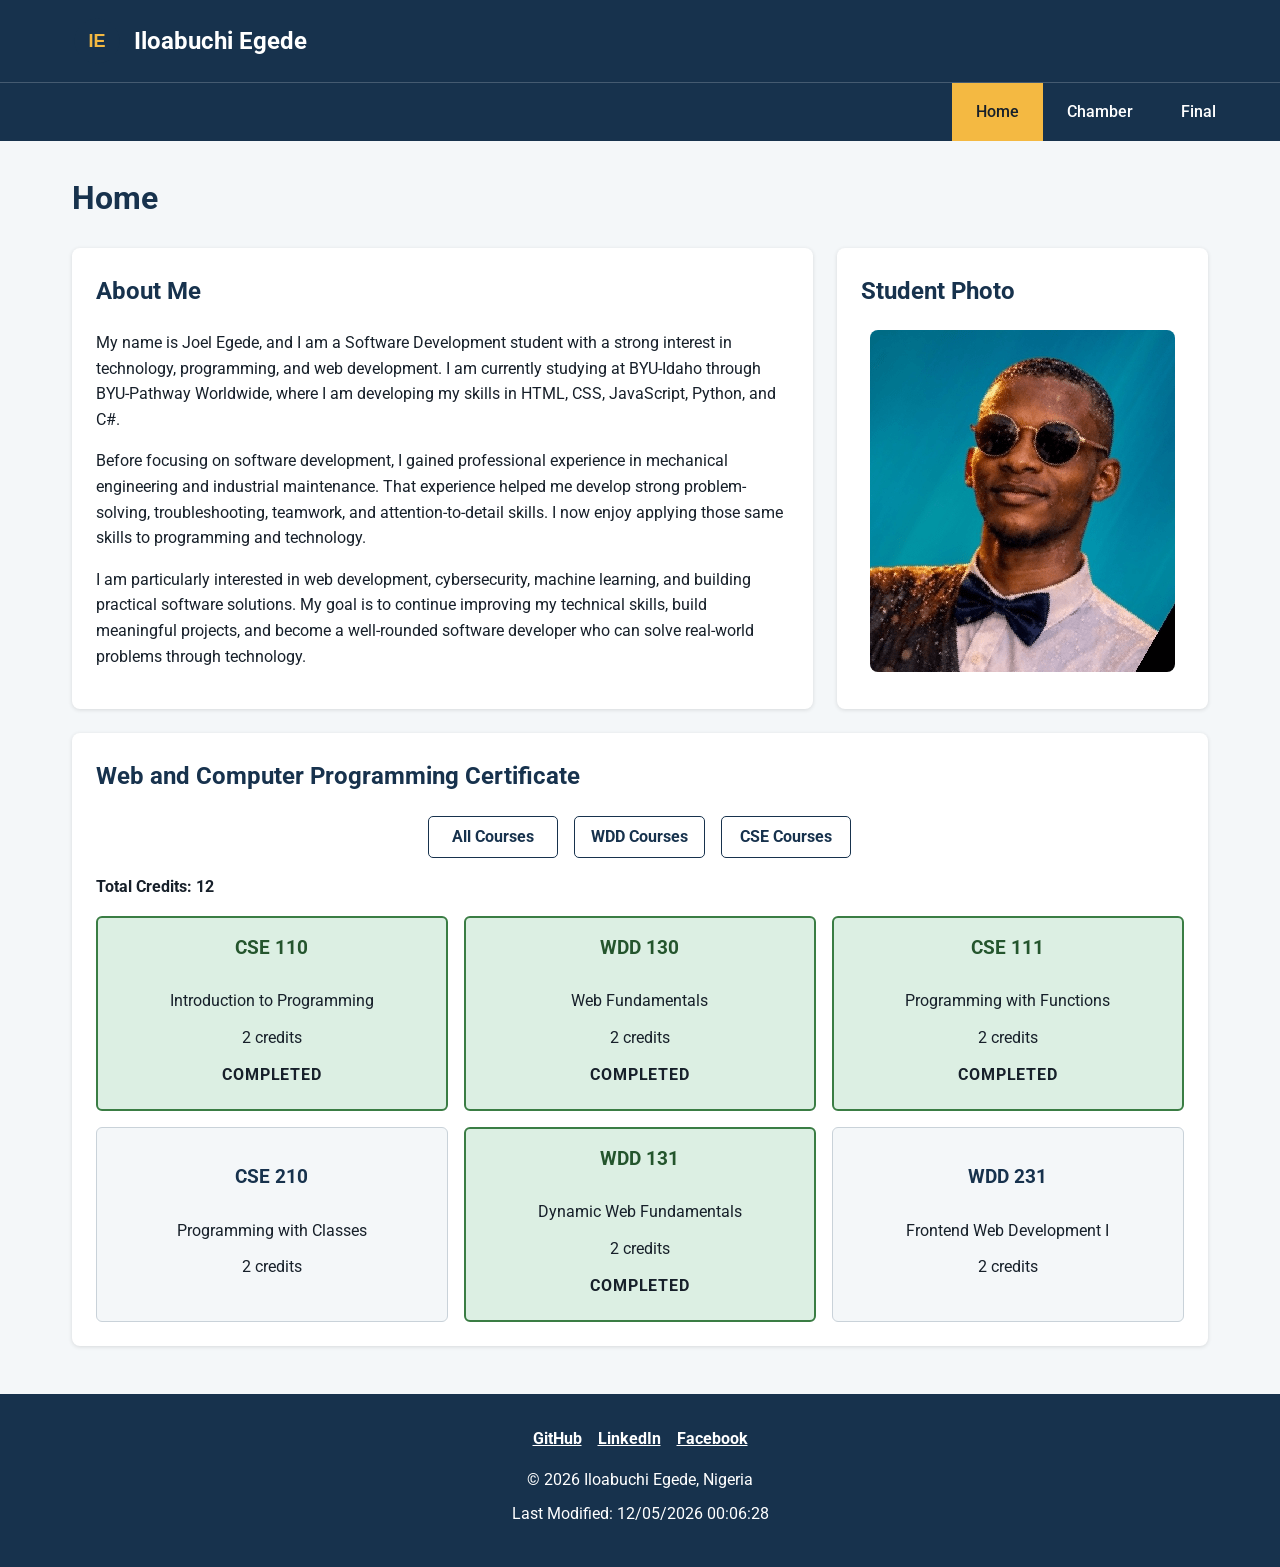
<file: index.html>
<!DOCTYPE html>
<html lang="en">
<head>
     <meta charset="UTF-8">
    <meta name="viewport" content="width=device-width, initial-scale=1.0">

    <title>WDD 231 | Web Frontend Development I | Iloabuchi Egede</title>

    <meta name="description" content="Course home page for Iloabuchi Egede, a Web Frontend Development student at BYU-Idaho.">
    <meta name="author" content="Iloabuchi Egede">

    <meta property="og:title" content="Iloabuchi Egede - WDD 231 Course Home Page">
    <meta property="og:description" content="Course home page for Iloabuchi Egede, a Web Frontend Development student at BYU-Idaho. Explore my courses, projects, and progress in web development.">
    <meta property="og:image" content="https://joel-egede.github.io/wdd231/images/profile.jpg">
    <meta property="og:url" content="https://joel-egede.github.io/wdd231/index.html">

    <link rel="icon" href="favicon.ico">

   
    <!-- Google Font -->
    <link rel="preconnect" href="https://fonts.googleapis.com">
    <link rel="preconnect" href="https://fonts.gstatic.com" crossorigin>
    <link href="https://fonts.googleapis.com/css2?family=Roboto:wght@400;500;700&display=swap" rel="stylesheet">

    <!-- CSS -->
    <link rel="stylesheet" href="styles/normalize.css">
    <link rel="stylesheet" href="styles/small.css">
    <link rel="stylesheet" href="styles/large.css">

    <!-- JavaScript -->
    <script src="scripts/main.js" defer></script>
    <script src="scripts/courses.js" defer></script>
</head>

<body>

    <header>
        <div class="site-header">

            <a href="index.html" class="site-logo">
                <img src="images/logo.svg" alt="Joel Egede logo">
            </a>

            <span class="site-name">Iloabuchi Egede</span>

            <button id="menu-button"
                    type="button"
                    aria-label="Open navigation menu"
                    aria-expanded="false">
                ☰
            </button>

        </div>

        <nav id="navigation" aria-label="Main navigation">
            <ul>
                <li>
                    <a href="index.html"
                       class="active"
                       aria-current="page">
                        Home
                    </a>
                </li>

                <li>
                    <a href="#">Chamber</a>
                </li>

                <li>
                    <a href="#">Final</a>
                </li>
            </ul>
        </nav>
    </header>


    <main>

        <h1>Home</h1>

        <!-- About Me -->
        <section>
            <h2>About Me</h2>

            <p>
                My name is Joel Egede, and I am a Software Development student
                with a strong interest in technology, programming, and web
                development. I am currently studying at BYU-Idaho through
                BYU-Pathway Worldwide, where I am developing my skills in HTML,
                CSS, JavaScript, Python, and C#.
            </p>

            <p>
                Before focusing on software development, I gained professional
                experience in mechanical engineering and industrial maintenance.
                That experience helped me develop strong problem-solving,
                troubleshooting, teamwork, and attention-to-detail skills. I now
                enjoy applying those same skills to programming and technology.
            </p>

            <p>
                I am particularly interested in web development, cybersecurity,
                machine learning, and building practical software solutions.
                My goal is to continue improving my technical skills, build
                meaningful projects, and become a well-rounded software
                developer who can solve real-world problems through technology.
            </p>
        </section>


        <!-- Student Photo -->
        <section>
            <h2>Student Photo</h2>

            <img src="images/profile-image.png"
                 alt="Photo of Iloabuchi Egede">
        </section>


        <!-- Certificate Courses -->
        <section>
            <h2>Web and Computer Programming Certificate</h2>

            <div class="course-filters">
                <button id="all-courses" type="button">
                    All Courses
                </button>

                <button id="wdd-courses" type="button">
                    WDD Courses
                </button>

                <button id="cse-courses" type="button">
                    CSE Courses
                </button>
            </div>

            <p class="credits">
                Total Credits:
                <span id="total-credits">0</span>
            </p>

            <div id="course-container"></div>
        </section>

        <dialog id="course-details"></dialog>

    </main>


    <footer>

        <div class="social-links">

            <a href="https://github.com/Joel-Egede"
               target="_blank"
               rel="noopener noreferrer"
               aria-label="Iloabuchi Egede GitHub profile">
                GitHub
            </a>

            <a href="https://www.linkedin.com/in/iloabuchi-egede"
               target="_blank"
               rel="noopener noreferrer"
               aria-label="Iloabuchi Egede LinkedIn profile">
                LinkedIn
            </a>

            <a href="https://www.facebook.com/Iloabuchi.Egede"
               target="_blank"
               rel="noopener noreferrer"
               aria-label="Iloabuchi Egede Facebook profile">
                Facebook
            </a>

        </div>

        <p>
            &copy;
            <span id="currentyear"></span>
            Iloabuchi Egede, Nigeria
        </p>

        <p id="lastModified"></p>

    </footer>

</body>
</html>
</file>
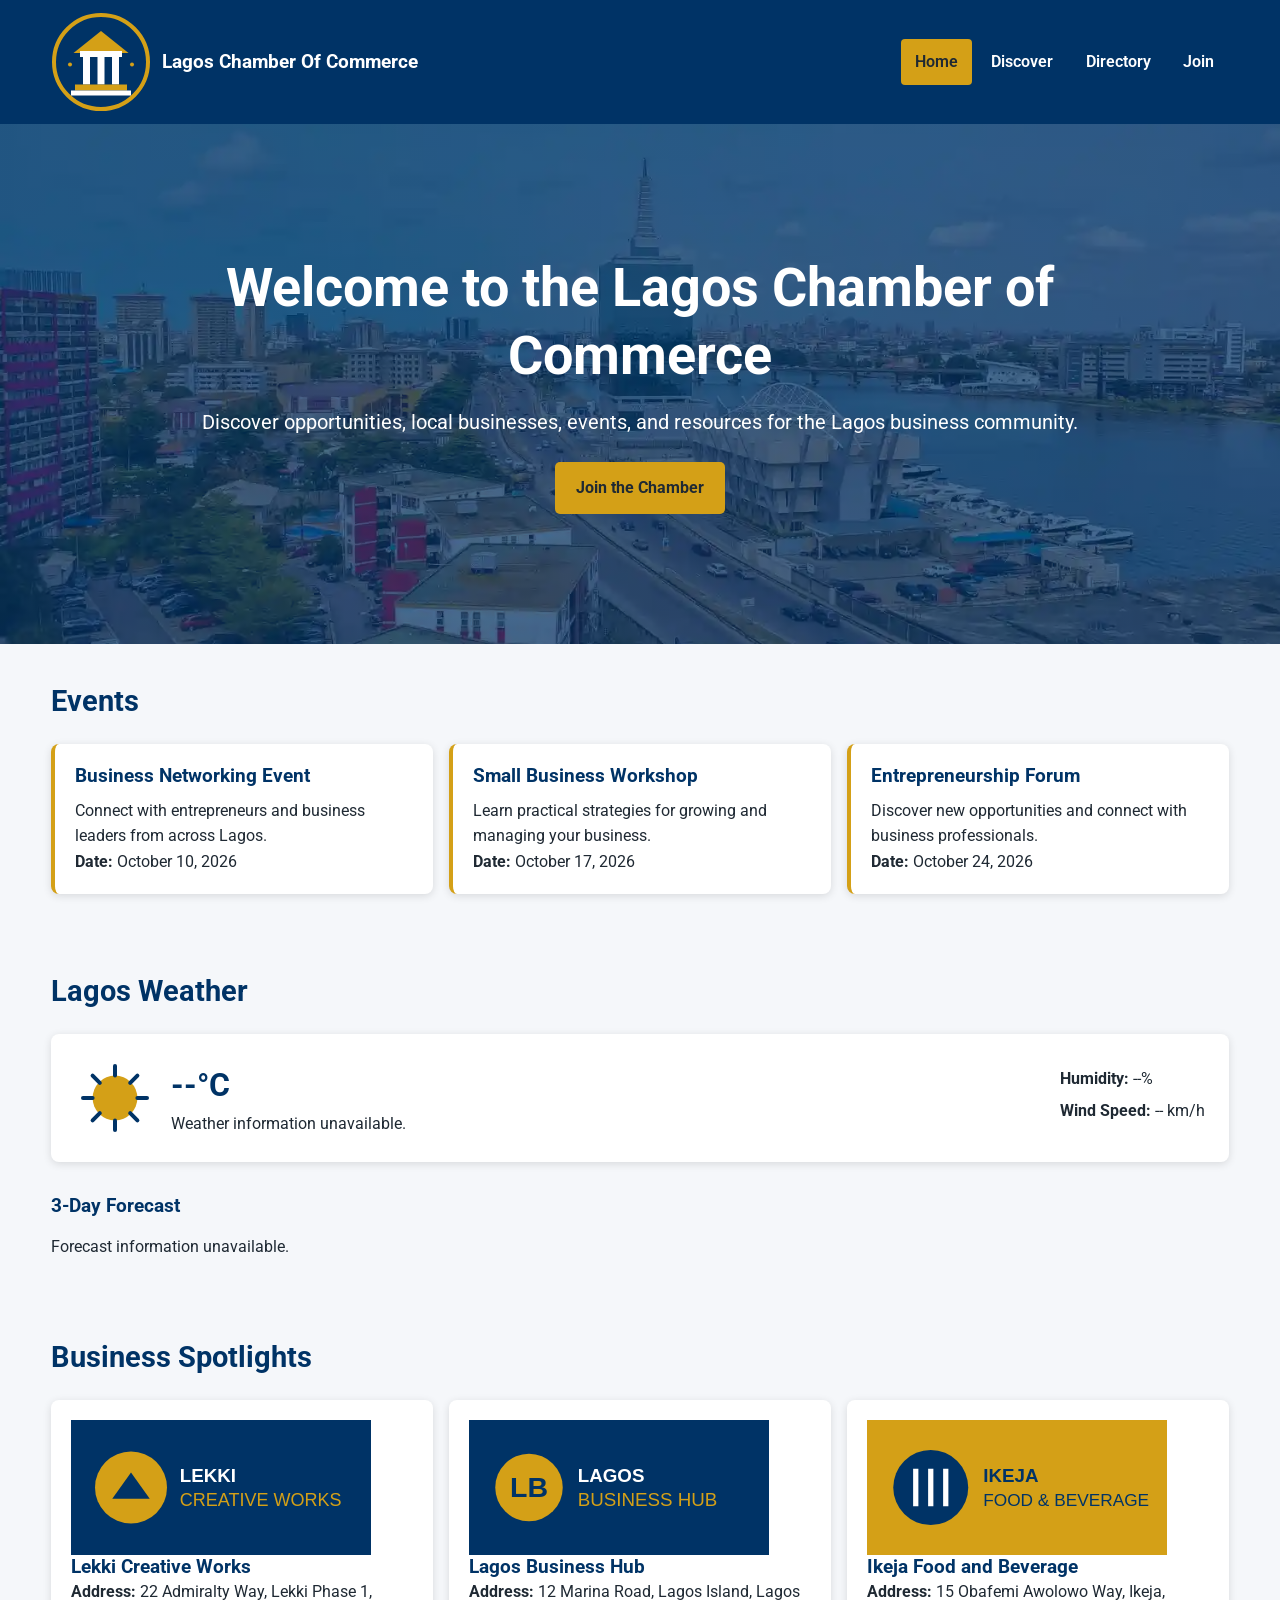
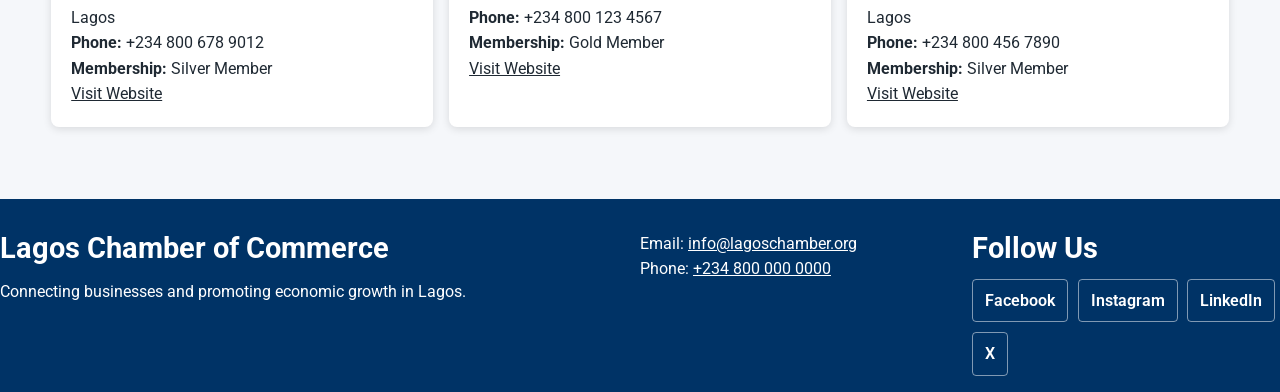
<file: chamber/index.html>
<!DOCTYPE html>
<html lang="en">
<head>
    <meta charset="UTF-8">
    <meta
        name="viewport"
        content="width=device-width, initial-scale=1.0"
    >

    <title>Lagos Chamber of Commerce | Home</title>

    <meta
        name="description"
        content="Lagos Chamber of Commerce — connecting businesses, promoting economic growth, and creating opportunities in Lagos."
    >

    <meta
        name="author"
        content="Iloabuchi Egede"
    >

    <link
        rel="icon"
        href="images/favicon.svg"
        type="image/svg+xml"
    >

    <!-- Open Graph -->
    <meta
        property="og:title"
        content="Lagos Chamber of Commerce | Connecting Lagos Businesses"
    >

    <meta
        property="og:description"
        content="Connecting businesses, creating opportunities, and supporting economic growth across Lagos, Nigeria."
    >

    <meta
        property="og:image"
        content="https://joel-egede.github.io/wdd231/chamber/images/social-preview.jpg"
    >

    <meta
        property="og:url"
        content="https://joel-egede.github.io/wdd231/chamber/"
    >

    <meta
        property="og:type"
        content="website"
    >

    <!-- Google Fonts -->
    <link rel="preconnect" href="https://fonts.googleapis.com">
    <link
        rel="preconnect"
        href="https://fonts.gstatic.com"
        crossorigin
    >
    <link
        href="https://fonts.googleapis.com/css2?family=Roboto:wght@400;500;700&display=swap"
        rel="stylesheet"
    >

    <!-- CSS -->
    <link rel="stylesheet" href="styles/normalize.css">
    <link rel="stylesheet" href="styles/small.css">
    <link rel="stylesheet" href="styles/large.css">

    <!-- JavaScript -->
    <script src="scripts/home.js" defer></script>
</head>

<body>

<header class="site-header">
    <div class="container header-content">

        <a class="brand" href="index.html">
            <img
                src="images/logo.svg"
                alt="Lagos Chamber of Commerce logo"
                width="60"
                height="60"
            >
            <div>
                <span class="site-name">Lagos Chamber Of Commerce</span>
            </div>
        </a>

        <button
            id="menuButton"
            class="menu-button"
            type="button"
            aria-label="Open navigation menu"
            aria-expanded="false"
            aria-controls="primaryNav"
        >
            ☰
        </button>

        <nav
            id="primaryNav"
            class="primary-nav"
            aria-label="Main navigation"
        >
            <ul>
                <li>
                    <a
                        href="index.html"
                        class="active"
                        aria-current="page"
                    >
                        Home
                    </a>
                </li>

                <li>
                    <a href="discover.html">Discover</a>
                </li>

                <li>
                    <a href="directory.html">Directory</a>
                </li>

                <li>
                    <a href="join.html">Join</a>
                </li>
            </ul>
        </nav>

    </div>
</header>

<main>

    <section class="hero">
        <div class="hero-content">
            <h1>Welcome to the Lagos Chamber of Commerce</h1>

            <p>
                Discover opportunities, local businesses,
                events, and resources for the Lagos business community.
            </p>

            <a class="cta-button" href="join.html">
                Join the Chamber
            </a>
        </div>
    </section>

    <section class="home-section events-section">
        <div class="container">
            <h2>Events</h2>

            <div class="events-grid">

                <article class="event-card">
                    <h3>Business Networking Event</h3>
                    <p>
                        Connect with entrepreneurs and business leaders
                        from across Lagos.
                    </p>
                    <p><strong>Date:</strong> October 10, 2026</p>
                </article>

                <article class="event-card">
                    <h3>Small Business Workshop</h3>
                    <p>
                        Learn practical strategies for growing and
                        managing your business.
                    </p>
                    <p><strong>Date:</strong> October 17, 2026</p>
                </article>

                <article class="event-card">
                    <h3>Entrepreneurship Forum</h3>
                    <p>
                        Discover new opportunities and connect with
                        business professionals.
                    </p>
                    <p><strong>Date:</strong> October 24, 2026</p>
                </article>

            </div>
        </div>
    </section>

    <section class="home-section weather-section">
        <div class="container">

            <h2>Lagos Weather</h2>

            <div class="weather-card">

                <div class="weather-current">

                    <img
                        id="weatherIcon"
                        src="images/weather-icon.svg"
                        alt="Current weather icon"
                        width="80"
                        height="80"
                        loading="lazy"
                    >

                    <div>
                        <p class="temperature">
                            <strong id="temperature">--</strong>°C
                        </p>

                        <p id="weatherDescription">
                            Loading weather...
                        </p>
                    </div>

                </div>

                <div class="weather-details">
                    <p>
                        <strong>Humidity:</strong>
                        <span id="humidity">--</span>%
                    </p>

                    <p>
                        <strong>Wind Speed:</strong>
                        <span id="windSpeed">--</span> km/h
                    </p>
                </div>

            </div>

            <div class="forecast">

                <h3>3-Day Forecast</h3>

                <div id="forecastContainer">
                    <p>Loading forecast...</p>
                </div>

            </div>

        </div>
    </section>

    <section class="home-section spotlight-section">
        <div class="container">

            <h2>Business Spotlights</h2>

            <div id="spotlightContainer" class="spotlight-grid">
                <p>Loading business spotlights...</p>
            </div>

        </div>
    </section>

</main>

<footer class="site-footer">
    <div class="footer-content">

        <div>
            <h2>Lagos Chamber of Commerce</h2>

            <p>
                Connecting businesses and promoting economic
                growth in Lagos.
            </p>
        </div>

        <div>
            <p>
                Email:
                <a href="mailto:info@lagoschamber.org">
                    info@lagoschamber.org
                </a>
            </p>

            <p>
                Phone:
                <a href="tel:+2348000000000">
                    +234 800 000 0000
                </a>
            </p>
        </div>

        <div class="footer-social">
            <h2>Follow Us</h2>

            <div class="social-links">
                <a href="www.facebook.com" aria-label="Facebook">Facebook</a>
                <a href="www.intagram.com" aria-label="Instagram">Instagram</a>
                <a href="www.linkedin.com" aria-label="LinkedIn">LinkedIn</a>
                <a href="www.twitter.com" aria-label="X">X</a>
            </div>
        </div>
        
    </div>
</footer>

</body>
</html>
</file>
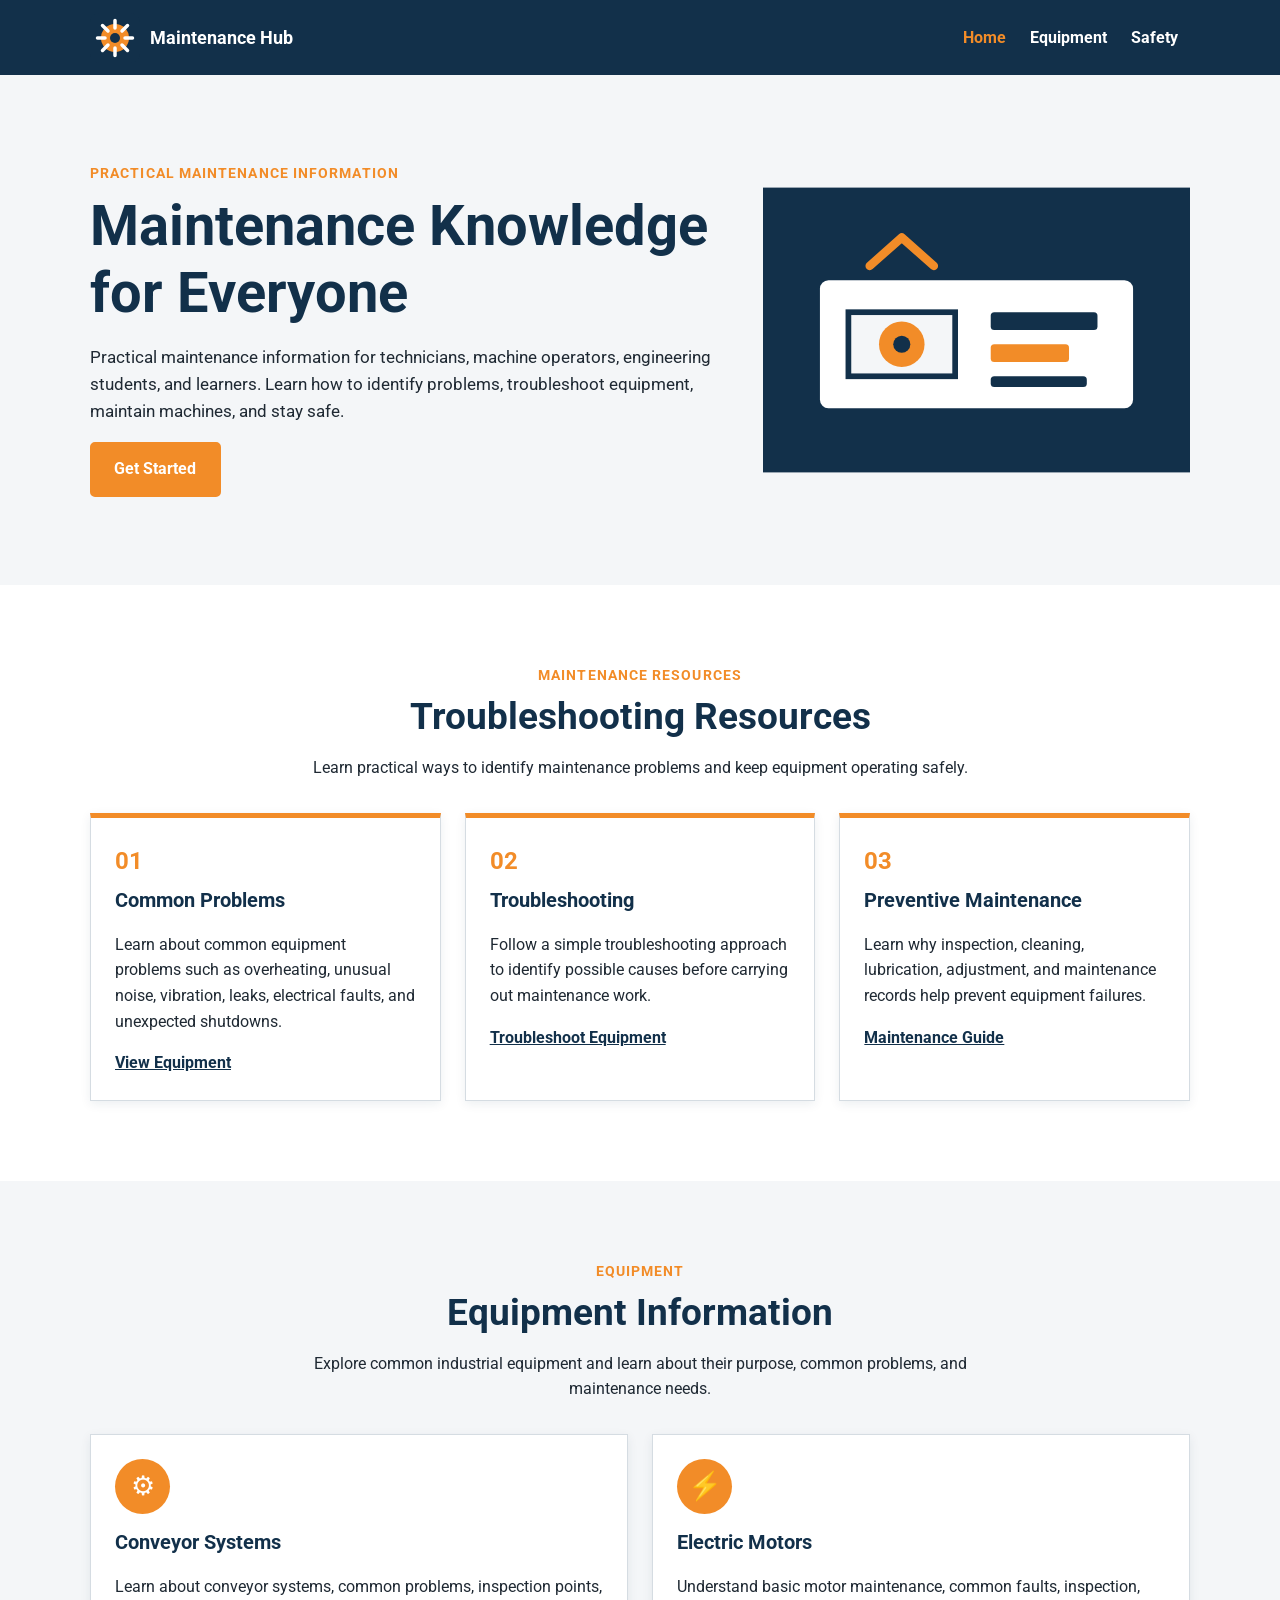
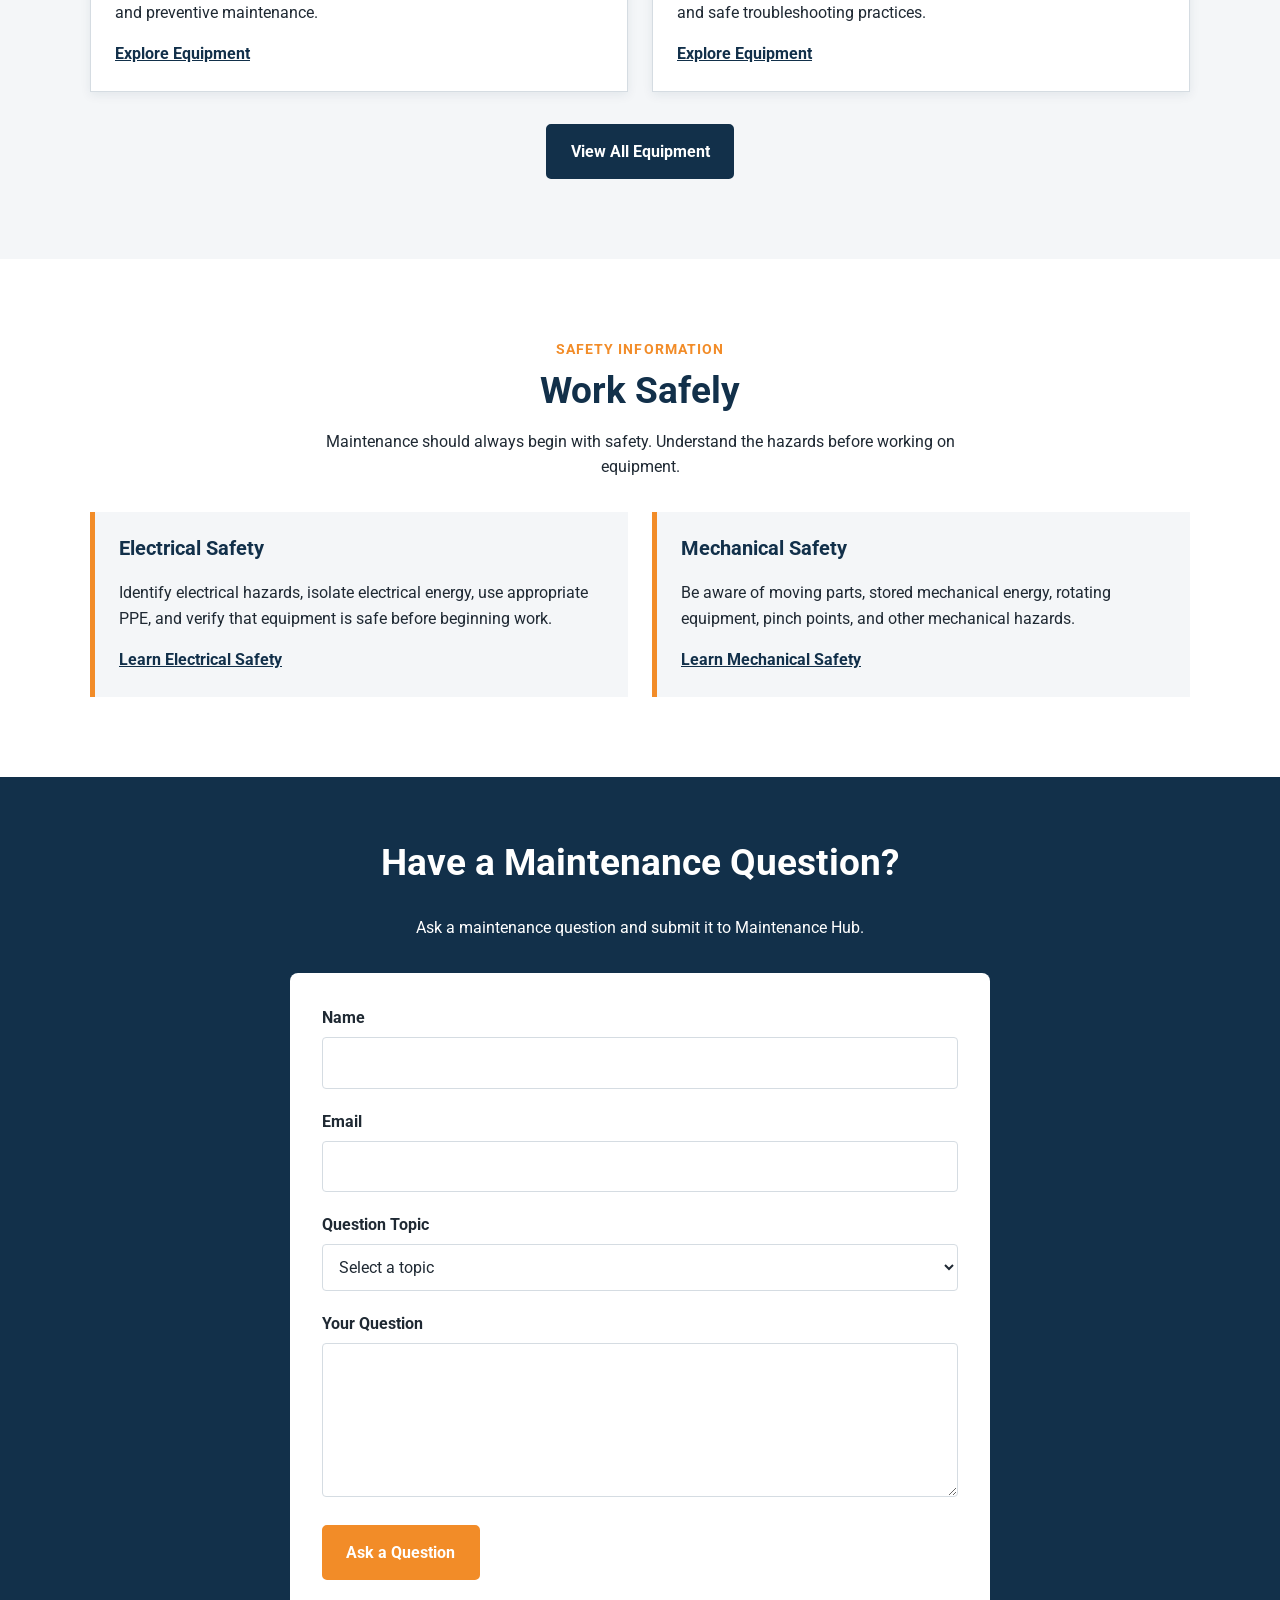
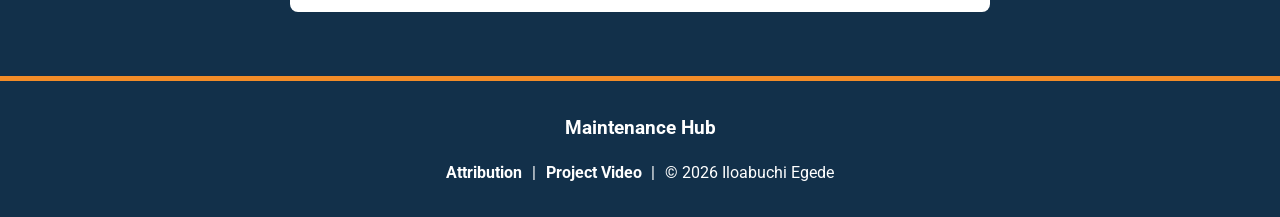
<file: final/index.html>
<!DOCTYPE html>
<html lang="en">
<head>
    <meta charset="UTF-8">

    <meta
        name="viewport"
        content="width=device-width, initial-scale=1.0"
    >

    <meta
        name="description"
        content="Maintenance Hub provides practical maintenance information, troubleshooting guidance, equipment information, and workplace safety resources for technicians and learners."
    >

    <meta name="author" content="Iloabuchi Egede">

    <meta property="og:title" content="Maintenance Hub">
    <meta
        property="og:description"
        content="Practical maintenance information for technicians and learners."
    >
    <meta
        property="og:type"
        content="website"
    >
    <meta
        property="og:image"
        content="images/maintenance-hub.svg"
    >

    <title>Maintenance Hub | Home</title>

    <link rel="icon" href="images/logo.svg">

    <link
        rel="preconnect"
        href="https://fonts.googleapis.com"
    >

    <link
        rel="preconnect"
        href="https://fonts.gstatic.com"
        crossorigin
    >

    <link
        href="https://fonts.googleapis.com/css2?family=Roboto:wght@400;500;700&display=swap"
        rel="stylesheet"
    >

    <link rel="stylesheet" href="styles/main.css">

    <script
        src="scripts/main.js"
        type="module"
        defer
    ></script>
</head>

<body>

<header class="site-header">
    <div class="container header-container">

        <a class="brand" href="index.html">
            <img
                src="images/logo.svg"
                alt="Maintenance Hub logo"
                width="50"
                height="50"
            >
            <span>Maintenance Hub</span>
        </a>

        <button
            class="menu-button"
            type="button"
            aria-label="Open navigation menu"
            aria-expanded="false"
            aria-controls="primary-navigation"
        >
            ☰
        </button>

        <nav
            class="primary-navigation"
            id="primary-navigation"
        >
            <a class="active" href="index.html">Home</a>
            <a href="equipment.html">Equipment</a>
            <a href="safety.html">Safety</a>
        </nav>

    </div>
</header>


<main>

    <!-- HERO -->
    <section class="hero">
        <div class="container hero-content">

            <div class="hero-text">

                <p class="eyebrow">
                    Practical Maintenance Information
                </p>

                <h1>
                    Maintenance Knowledge for Everyone
                </h1>

                <p>
                    Practical maintenance information for technicians,
                    machine operators, engineering students, and learners.
                    Learn how to identify problems, troubleshoot equipment,
                    maintain machines, and stay safe.
                </p>

                <a
                    class="button"
                    href="#resources"
                >
                    Get Started
                </a>

            </div>

            <div class="hero-image">
                <img
                    src="images/maintenance-hub.svg"
                    alt="Maintenance equipment illustration"
                    width="500"
                    height="350"
                >
            </div>

        </div>
    </section>


    <!-- TROUBLESHOOTING RESOURCES -->
    <section
        class="section"
        id="resources"
    >
        <div class="container">

            <div class="section-heading">
                <p class="eyebrow">
                    Maintenance Resources
                </p>

                <h2>
                    Troubleshooting Resources
                </h2>

                <p>
                    Learn practical ways to identify maintenance problems
                    and keep equipment operating safely.
                </p>
            </div>


            <div class="resource-grid">

                <article class="resource-card">
                    <div class="card-number">01</div>

                    <h3>
                        Common Problems
                    </h3>

                    <p>
                        Learn about common equipment problems such as
                        overheating, unusual noise, vibration, leaks,
                        electrical faults, and unexpected shutdowns.
                    </p>

                    <a href="equipment.html">
                        View Equipment
                    </a>
                </article>


                <article class="resource-card">
                    <div class="card-number">02</div>

                    <h3>
                        Troubleshooting
                    </h3>

                    <p>
                        Follow a simple troubleshooting approach to
                        identify possible causes before carrying out
                        maintenance work.
                    </p>

                    <a href="equipment.html">
                        Troubleshoot Equipment
                    </a>
                </article>


                <article class="resource-card">
                    <div class="card-number">03</div>

                    <h3>
                        Preventive Maintenance
                    </h3>

                    <p>
                        Learn why inspection, cleaning, lubrication,
                        adjustment, and maintenance records help prevent
                        equipment failures.
                    </p>

                    <a href="equipment.html">
                        Maintenance Guide
                    </a>
                </article>

            </div>

        </div>
    </section>


    <!-- EQUIPMENT -->
    <section class="section equipment-preview">
        <div class="container">

            <div class="section-heading">
                <p class="eyebrow">
                    Equipment
                </p>

                <h2>
                    Equipment Information
                </h2>

                <p>
                    Explore common industrial equipment and learn about
                    their purpose, common problems, and maintenance needs.
                </p>
            </div>


            <div class="equipment-preview-grid">

                <article class="equipment-preview-card">

                    <div class="equipment-icon">
                        ⚙
                    </div>

                    <h3>
                        Conveyor Systems
                    </h3>

                    <p>
                        Learn about conveyor systems, common problems,
                        inspection points, and preventive maintenance.
                    </p>

                    <a
                        class="text-link"
                        href="equipment.html"
                    >
                        Explore Equipment
                    </a>

                </article>


                <article class="equipment-preview-card">

                    <div class="equipment-icon">
                        ⚡
                    </div>

                    <h3>
                        Electric Motors
                    </h3>

                    <p>
                        Understand basic motor maintenance, common faults,
                        inspection, and safe troubleshooting practices.
                    </p>

                    <a
                        class="text-link"
                        href="equipment.html"
                    >
                        Explore Equipment
                    </a>

                </article>

            </div>


            <div class="center-link">
                <a
                    class="button button-secondary"
                    href="equipment.html"
                >
                    View All Equipment
                </a>
            </div>

        </div>
    </section>


    <!-- SAFETY INFORMATION -->
    <section class="section safety-preview">
        <div class="container">

            <div class="section-heading">
                <p class="eyebrow">
                    Safety Information
                </p>

                <h2>
                    Work Safely
                </h2>

                <p>
                    Maintenance should always begin with safety.
                    Understand the hazards before working on equipment.
                </p>
            </div>


            <div class="safety-preview-grid">

                <article class="safety-preview-card">
                    <h3>
                        Electrical Safety
                    </h3>

                    <p>
                        Identify electrical hazards, isolate electrical
                        energy, use appropriate PPE, and verify that
                        equipment is safe before beginning work.
                    </p>

                    <a href="safety.html">
                        Learn Electrical Safety
                    </a>
                </article>


                <article class="safety-preview-card">
                    <h3>
                        Mechanical Safety
                    </h3>

                    <p>
                        Be aware of moving parts, stored mechanical energy,
                        rotating equipment, pinch points, and other
                        mechanical hazards.
                    </p>

                    <a href="safety.html">
                        Learn Mechanical Safety
                    </a>
                </article>

            </div>

        </div>
    </section>


    <!-- QUESTION -->
    <section class="question-section">
        <div class="container question-content">

            <h2>
                Have a Maintenance Question?
            </h2>

            <p>
                Ask a maintenance question and submit it to Maintenance Hub.
            </p>

            <form
                class="question-form"
                action="thankyou.html"
                method="get"
            >

                <div class="form-group">
                    <label for="name">
                        Name
                    </label>

                    <input
                        type="text"
                        id="name"
                        name="name"
                        required
                        autocomplete="name"
                    >
                </div>


                <div class="form-group">
                    <label for="email">
                        Email
                    </label>

                    <input
                        type="email"
                        id="email"
                        name="email"
                        required
                        autocomplete="email"
                    >
                </div>


                <div class="form-group">
                    <label for="topic">
                        Question Topic
                    </label>

                    <select
                        id="topic"
                        name="topic"
                        required
                    >
                        <option value="">
                            Select a topic
                        </option>

                        <option value="Common Problems">
                            Common Problems
                        </option>

                        <option value="Troubleshooting">
                            Troubleshooting
                        </option>

                        <option value="Preventive Maintenance">
                            Preventive Maintenance
                        </option>

                        <option value="Equipment">
                            Equipment
                        </option>

                        <option value="Safety">
                            Safety
                        </option>
                    </select>
                </div>


                <div class="form-group">
                    <label for="question">
                        Your Question
                    </label>

                    <textarea
                        id="question"
                        name="question"
                        rows="5"
                        required
                    ></textarea>
                </div>


                <button
                    class="button"
                    type="submit"
                >
                    Ask a Question
                </button>

            </form>

        </div>
    </section>
</main>


<!-- FOOTER -->
<footer class="site-footer">
    <div class="container">

        <p class="footer-title">
            Maintenance Hub
        </p>

        <div class="footer-links">
            <a href="attributions.html">
                Attribution
            </a>

            <span>|</span>

            <a
                href="https://www.loom.com/share/e3a10deb2b96487cba5f96bada17e637"
                target="_blank"
                rel="noopener"
            >
                Project Video
            </a>

            <span>|</span>

            <span>
                © <span id="current-year"></span>
                Iloabuchi Egede
            </span>
        </div>

    </div>
</footer>

</body>
</html>
</file>
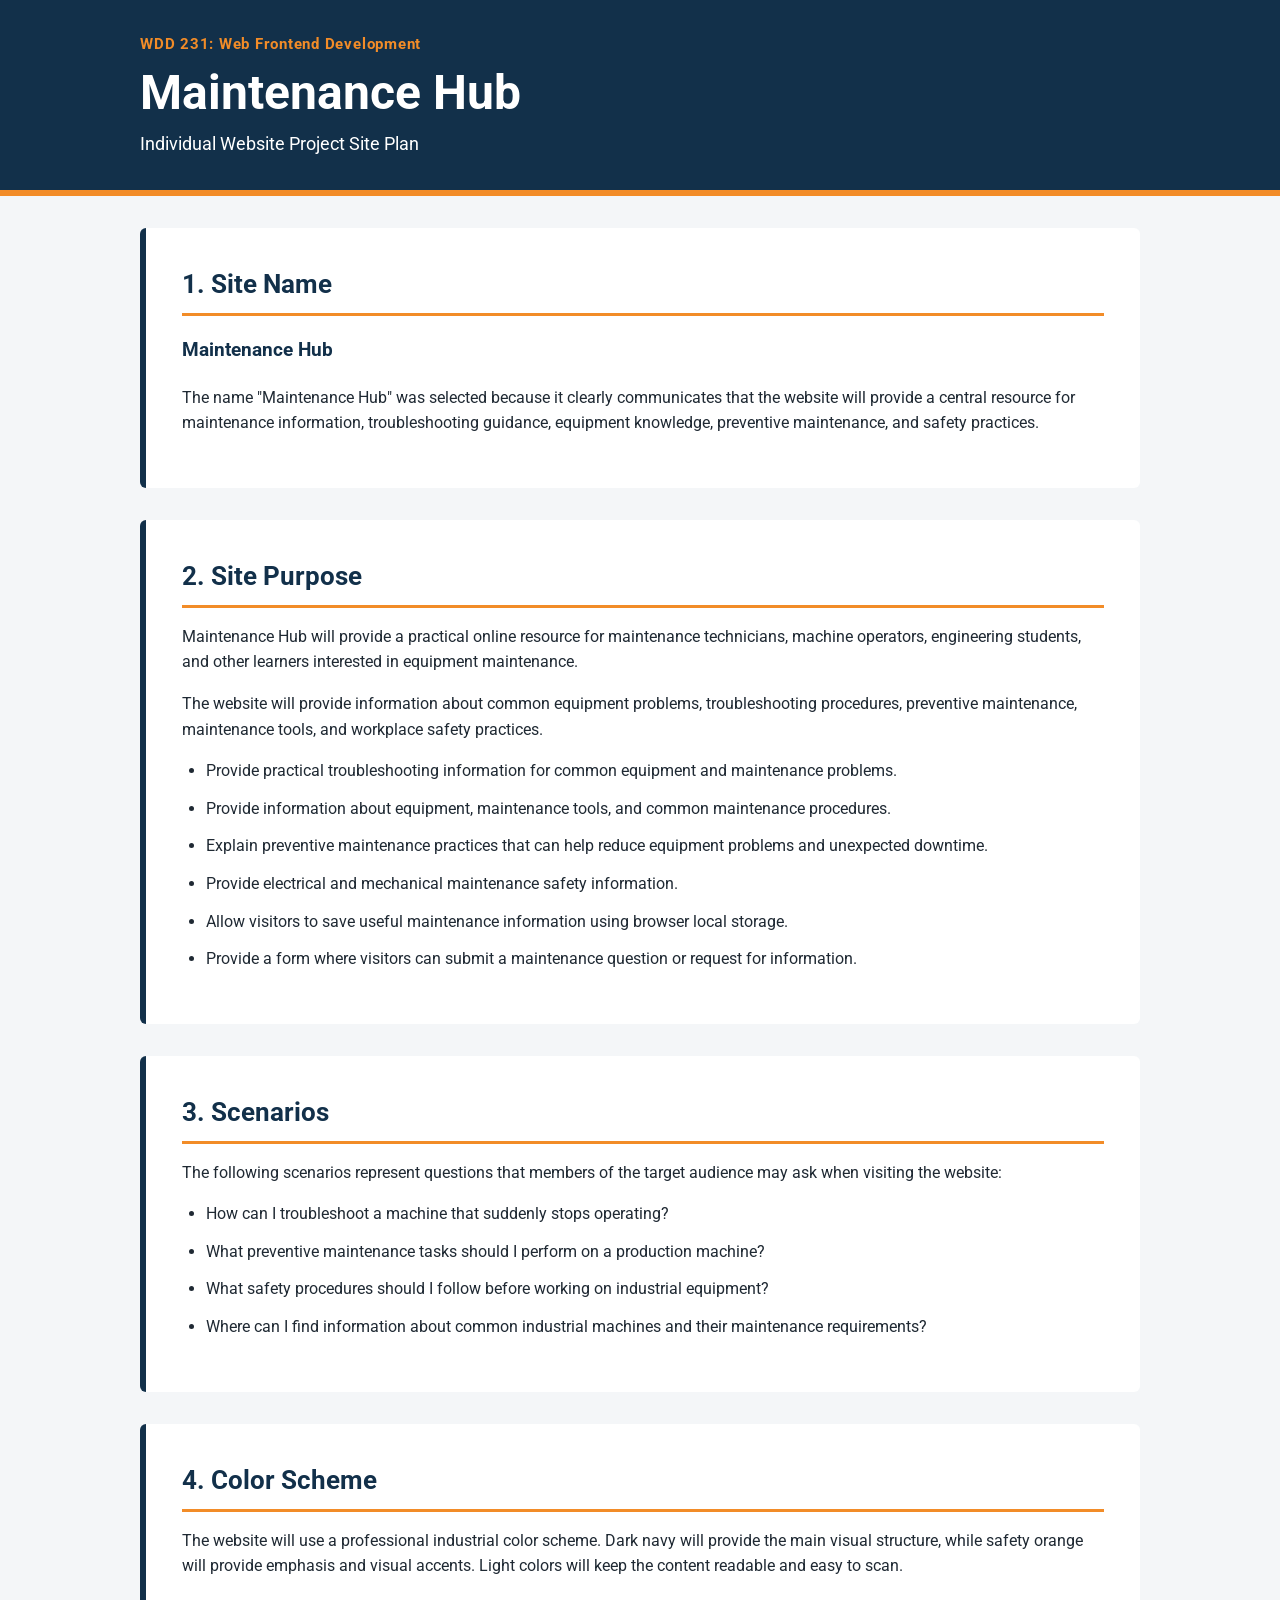
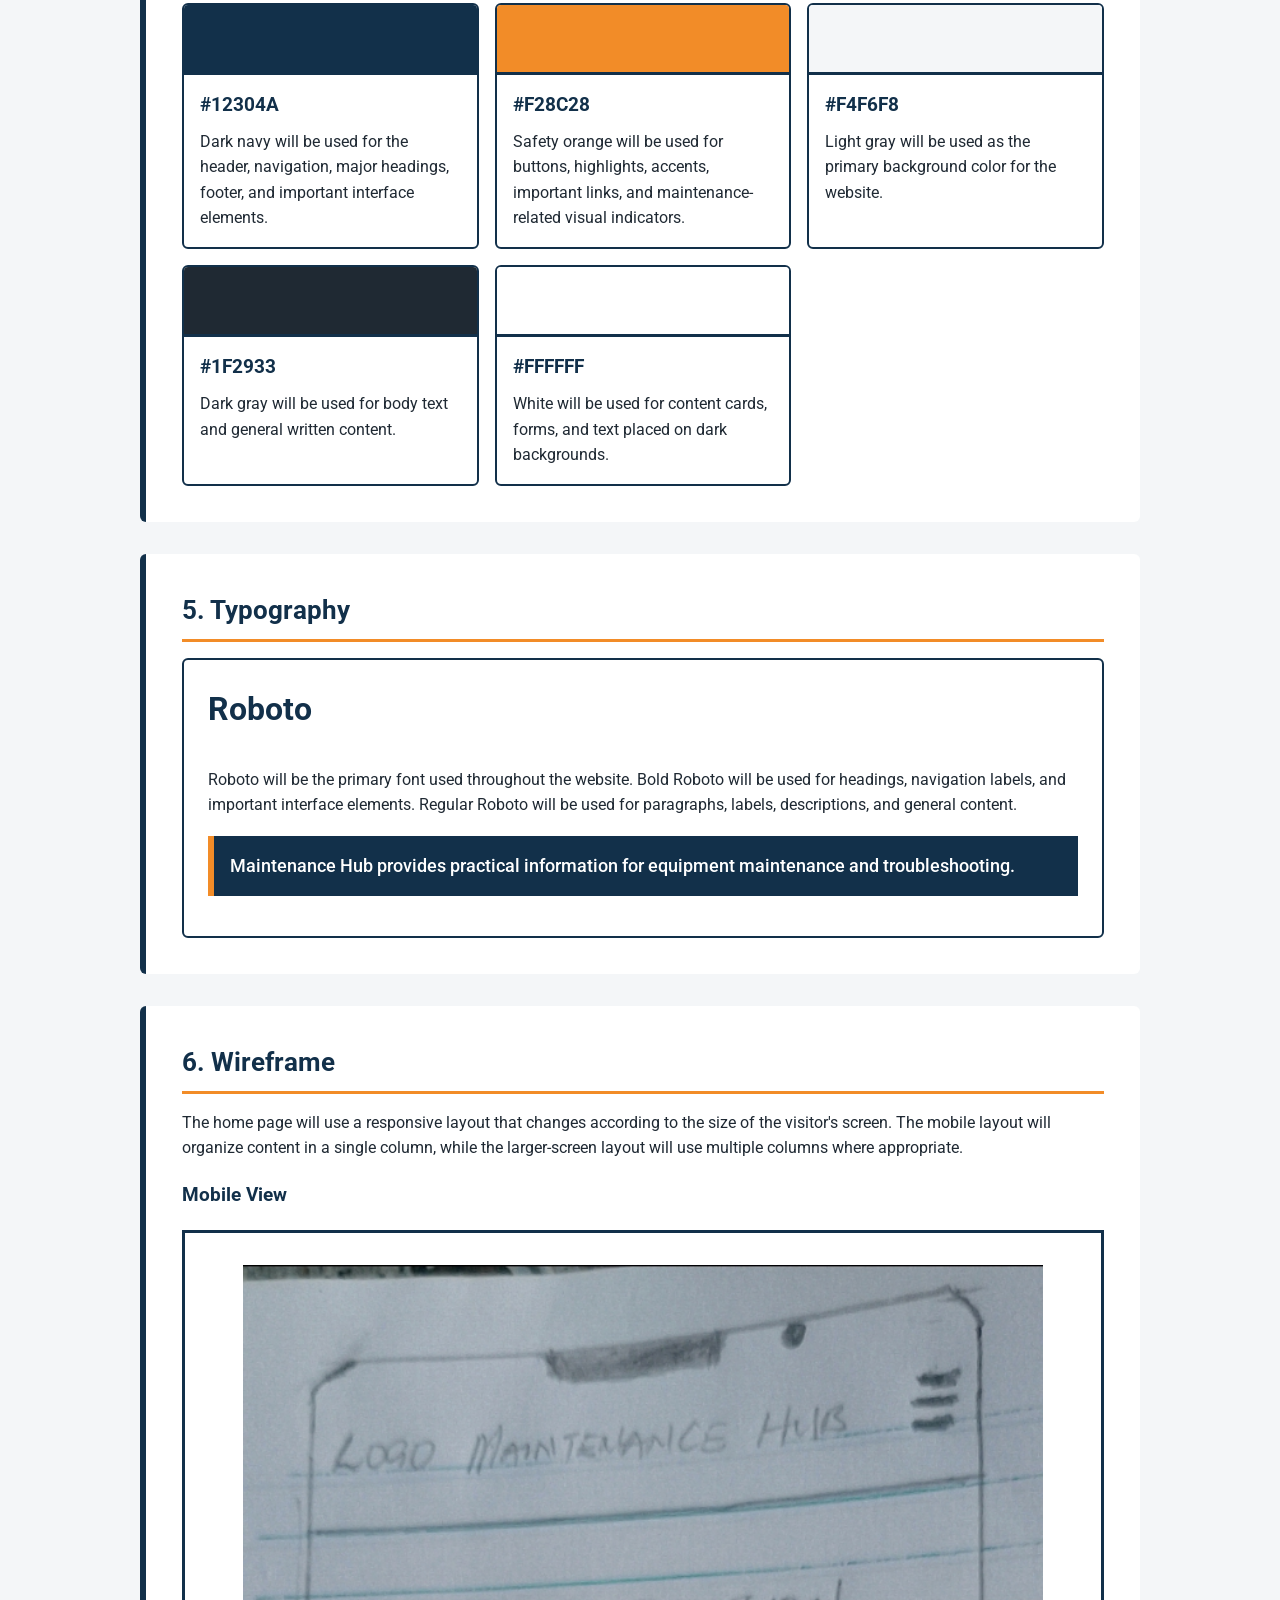
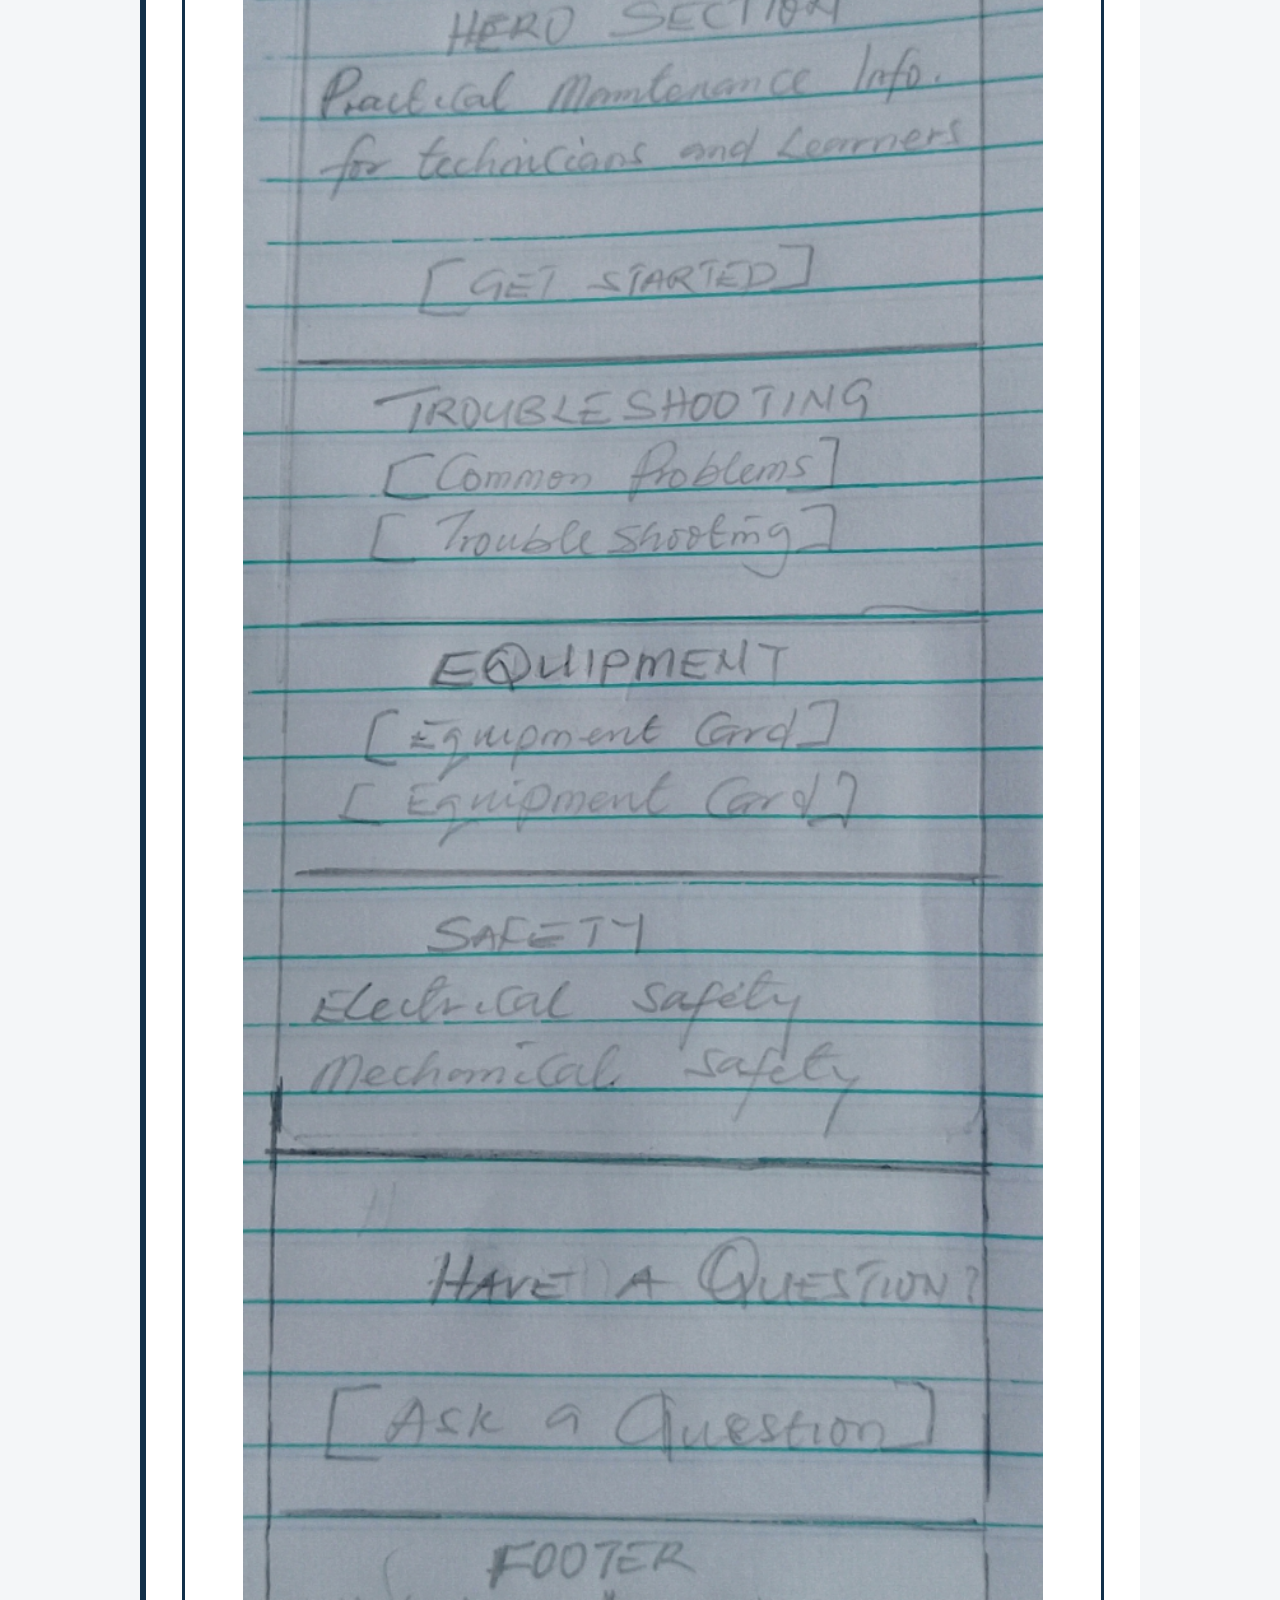
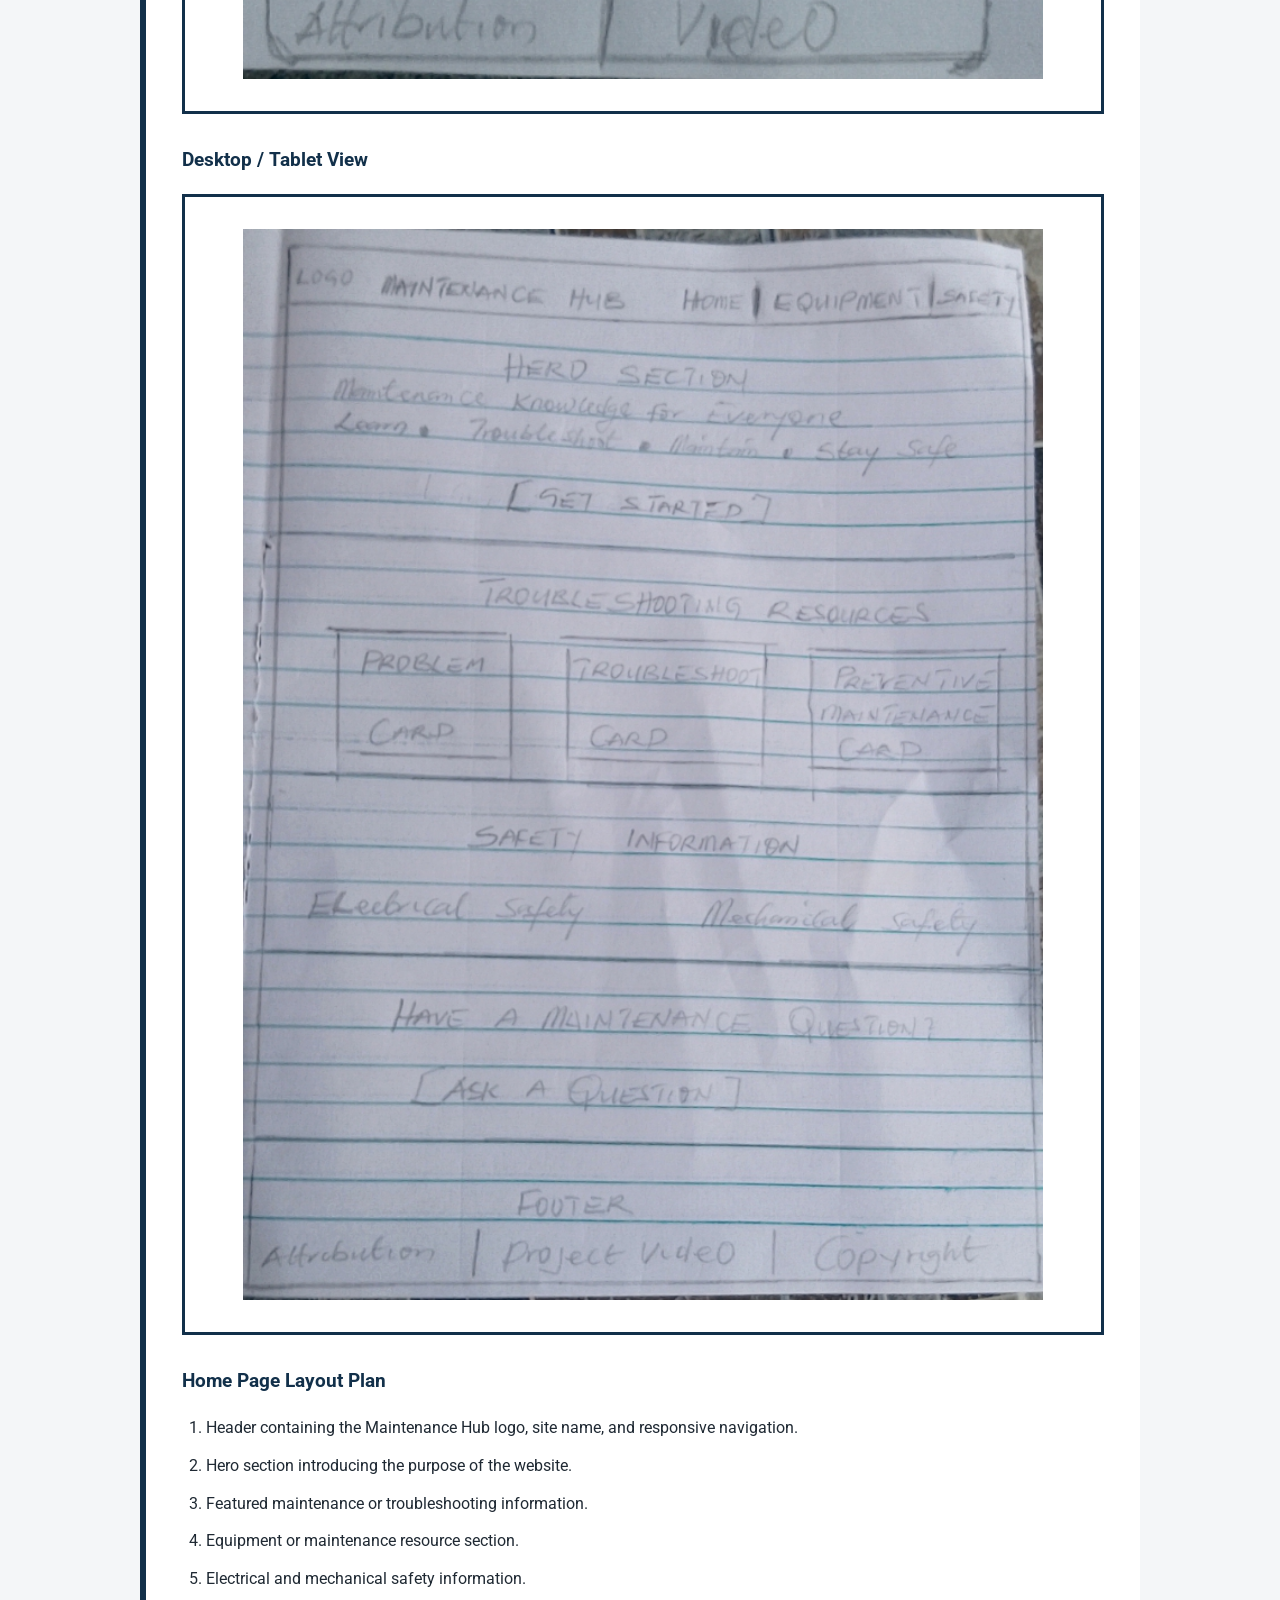
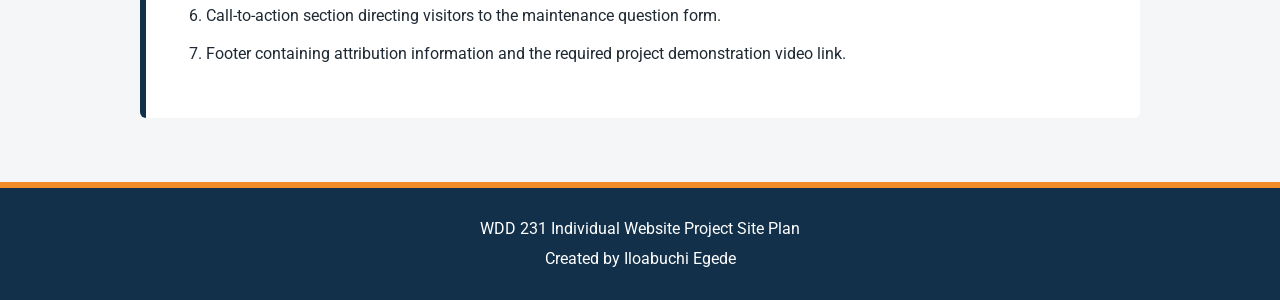
<file: siteplan/index.html>
<!DOCTYPE html>
<html lang="en">
<head>
    <meta charset="UTF-8">
    <meta name="viewport" content="width=device-width, initial-scale=1.0">

    <meta
        name="description"
        content="Site plan for Maintenance Hub, a practical resource for equipment maintenance, troubleshooting, preventive maintenance, and safety."
    >

    <meta name="author" content="Iloabuchi Egede">

    <title>Maintenance Hub | WDD 231 Site Plan</title>

    <link rel="preconnect" href="https://fonts.googleapis.com">
    <link
        rel="preconnect"
        href="https://fonts.gstatic.com"
        crossorigin
    >

    <link
        href="https://fonts.googleapis.com/css2?family=Roboto:wght@400;500;700&display=swap"
        rel="stylesheet"
    >

    <link rel="stylesheet" href="styles/siteplan.css">
</head>

<body>

<header class="site-header">

    <div class="container">

        <p class="course-label">
            WDD 231: Web Frontend Development
        </p>

        <h1>
            Maintenance Hub
        </h1>

        <p class="subtitle">
            Individual Website Project Site Plan
        </p>

    </div>

</header>


<main class="container">

    <!-- SITE NAME -->

    <section class="plan-section">

        <h2>1. Site Name</h2>

        <h3>Maintenance Hub</h3>

        <p>
            The name "Maintenance Hub" was selected because it clearly
            communicates that the website will provide a central resource
            for maintenance information, troubleshooting guidance,
            equipment knowledge, preventive maintenance, and safety
            practices.
        </p>

    </section>


    <!-- SITE PURPOSE -->

    <section class="plan-section">

        <h2>2. Site Purpose</h2>

        <p>
            Maintenance Hub will provide a practical online resource for
            maintenance technicians, machine operators, engineering
            students, and other learners interested in equipment
            maintenance.
        </p>

        <p>
            The website will provide information about common equipment
            problems, troubleshooting procedures, preventive maintenance,
            maintenance tools, and workplace safety practices.
        </p>

        <ul>

            <li>
                Provide practical troubleshooting information for common
                equipment and maintenance problems.
            </li>

            <li>
                Provide information about equipment, maintenance tools,
                and common maintenance procedures.
            </li>

            <li>
                Explain preventive maintenance practices that can help
                reduce equipment problems and unexpected downtime.
            </li>

            <li>
                Provide electrical and mechanical maintenance safety
                information.
            </li>

            <li>
                Allow visitors to save useful maintenance information
                using browser local storage.
            </li>

            <li>
                Provide a form where visitors can submit a maintenance
                question or request for information.
            </li>

        </ul>

    </section>


    <!-- SCENARIOS -->

    <section class="plan-section">

        <h2>3. Scenarios</h2>

        <p>
            The following scenarios represent questions that members of
            the target audience may ask when visiting the website:
        </p>

        <ul>

            <li>
                How can I troubleshoot a machine that suddenly stops
                operating?
            </li>

            <li>
                What preventive maintenance tasks should I perform on a
                production machine?
            </li>

            <li>
                What safety procedures should I follow before working
                on industrial equipment?
            </li>

            <li>
                Where can I find information about common industrial
                machines and their maintenance requirements?
            </li>

        </ul>

    </section>


    <!-- COLOR SCHEME -->

    <section class="plan-section">

        <h2>4. Color Scheme</h2>

        <p>
            The website will use a professional industrial color scheme.
            Dark navy will provide the main visual structure, while
            safety orange will provide emphasis and visual accents.
            Light colors will keep the content readable and easy to scan.
        </p>


        <div class="color-grid">

            <article class="color-card">

                <div class="color-swatch navy"></div>

                <h3>#12304A</h3>

                <p>
                    Dark navy will be used for the header, navigation,
                    major headings, footer, and important interface
                    elements.
                </p>

            </article>


            <article class="color-card">

                <div class="color-swatch orange"></div>

                <h3>#F28C28</h3>

                <p>
                    Safety orange will be used for buttons, highlights,
                    accents, important links, and maintenance-related
                    visual indicators.
                </p>

            </article>


            <article class="color-card">

                <div class="color-swatch background"></div>

                <h3>#F4F6F8</h3>

                <p>
                    Light gray will be used as the primary background
                    color for the website.
                </p>

            </article>


            <article class="color-card">

                <div class="color-swatch text"></div>

                <h3>#1F2933</h3>

                <p>
                    Dark gray will be used for body text and general
                    written content.
                </p>

            </article>


            <article class="color-card">

                <div class="color-swatch white"></div>

                <h3>#FFFFFF</h3>

                <p>
                    White will be used for content cards, forms, and
                    text placed on dark backgrounds.
                </p>

            </article>

        </div>

    </section>


    <!-- TYPOGRAPHY -->

    <section class="plan-section">

        <h2>5. Typography</h2>

        <div class="typography-example">

            <h3>
                Roboto
            </h3>

            <p>
                Roboto will be the primary font used throughout the
                website. Bold Roboto will be used for headings,
                navigation labels, and important interface elements.
                Regular Roboto will be used for paragraphs, labels,
                descriptions, and general content.
            </p>

            <p class="font-demo">
                Maintenance Hub provides practical information for
                equipment maintenance and troubleshooting.
            </p>

        </div>

    </section>


    <!-- WIREFRAME -->

    <section class="plan-section">

        <h2>6. Wireframe</h2>

        <p>
            The home page will use a responsive layout that changes
            according to the size of the visitor's screen. The mobile
            layout will organize content in a single column, while the
            larger-screen layout will use multiple columns where
            appropriate.
        </p>


        <h3>Mobile View</h3>

        <div class="wireframe-box">

            <img
            src="images/mobile-wireframe.jpg"
            alt="Hand-drawn mobile home page wireframe for Maintenance Hub"
            >

        </div>
        


        <h3>Desktop / Tablet View</h3>

        <div class="wireframe-box">

            <img
                src="images/desktop-wireframe.jpg"
                alt="Hand-drawn desktop home page wireframe for Maintenance Hub"
            >

        </div>


        <h3>Home Page Layout Plan</h3>

        <ol>

            <li>
                Header containing the Maintenance Hub logo, site name,
                and responsive navigation.
            </li>

            <li>
                Hero section introducing the purpose of the website.
            </li>

            <li>
                Featured maintenance or troubleshooting information.
            </li>

            <li>
                Equipment or maintenance resource section.
            </li>

            <li>
                Electrical and mechanical safety information.
            </li>

            <li>
                Call-to-action section directing visitors to the
                maintenance question form.
            </li>

            <li>
                Footer containing attribution information and the
                required project demonstration video link.
            </li>

        </ol>

    </section>

</main>


<footer class="site-footer">

    <div class="container">

        <p>
            WDD 231 Individual Website Project Site Plan
        </p>

        <p>
            Created by Iloabuchi Egede
        </p>

    </div>

</footer>

</body>
</html>
</file>
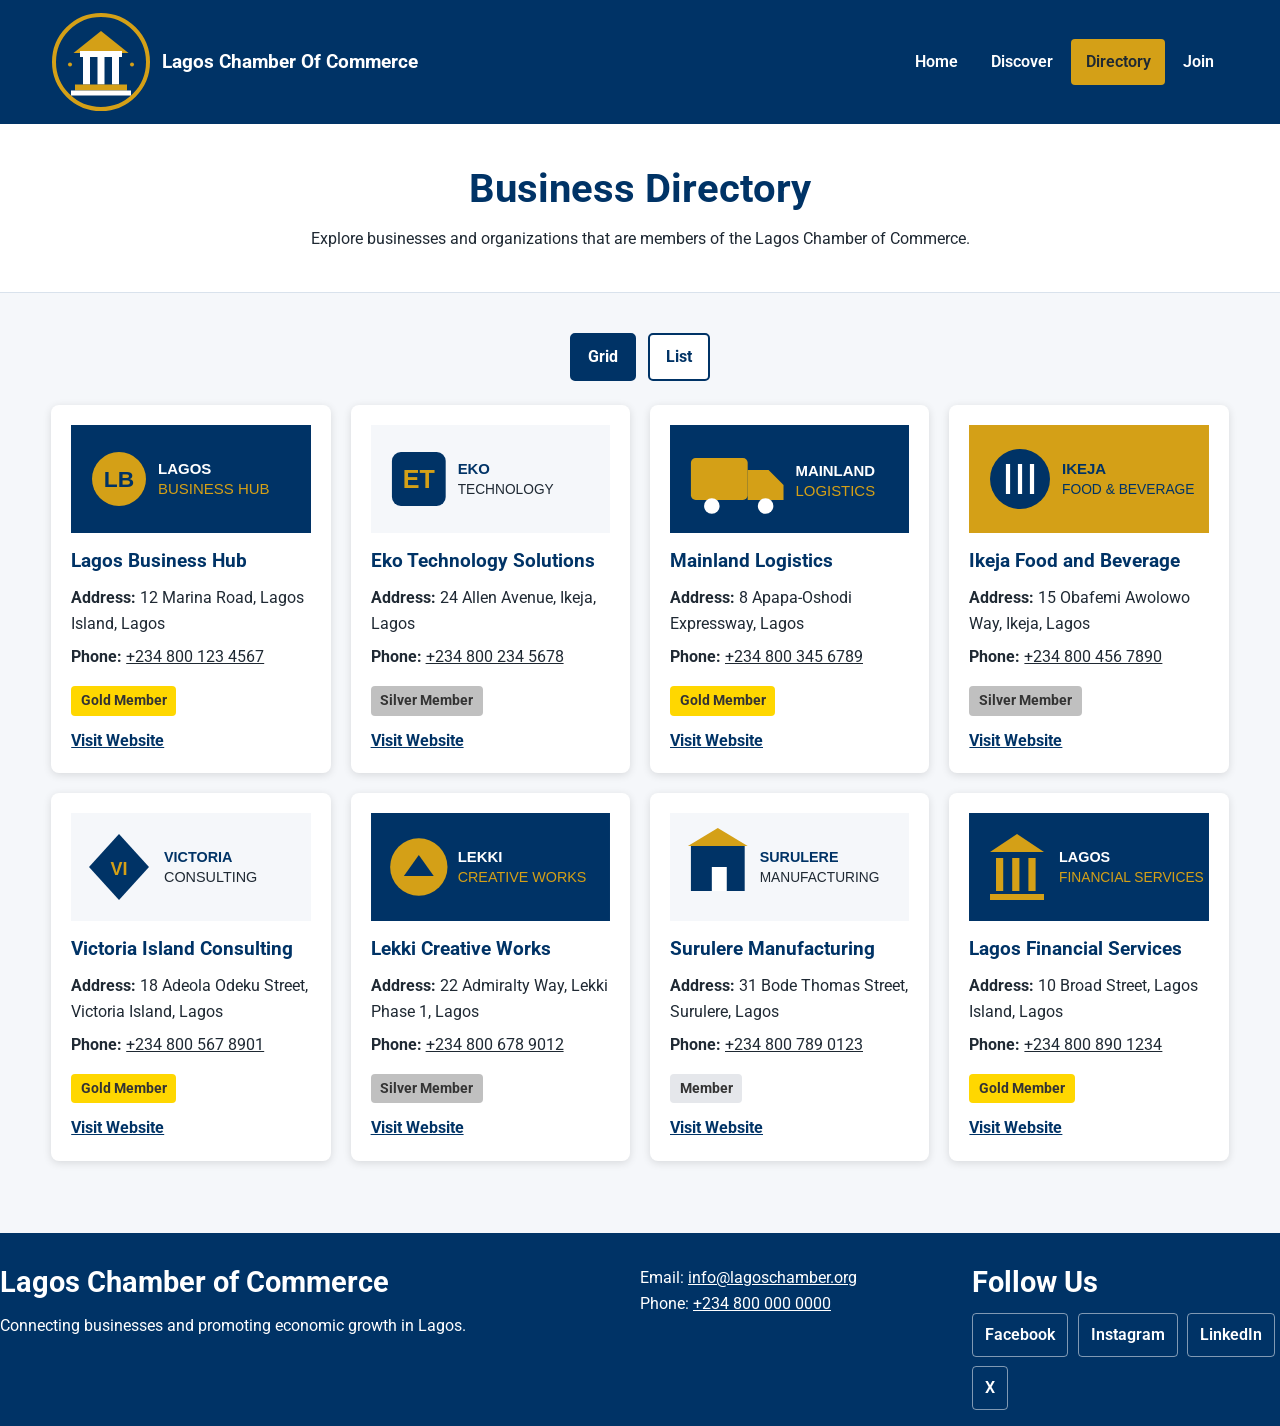
<file: chamber/directory.html>
<!DOCTYPE html>
<html lang="en">
<head>
    <meta charset="UTF-8">
    <meta name="viewport" content="width=device-width, initial-scale=1.0">

    <meta
        name="description"
        content="Browse the Lagos Chamber of Commerce business member directory."
    >

    <meta name="author" content="Iloabuchi Egede">

    <meta property="og:title" content="Business Directory | Lagos Chamber of Commerce">
    <meta
        property="og:description"
        content="Explore businesses and organizations in the Lagos Chamber of Commerce directory."
    >
    <meta property="og:image" content="https://joel-egede.github.io/wdd231/chamber/images/social-preview.jpg">
    <meta property="og:url" content="https://joel-egede.github.io/wdd231/chamber/">
    <meta property="og:type" content="website">
    

    <title>Business Directory | Lagos Chamber of Commerce</title>

    <link rel="icon" href="images/favicon.svg">

    <link rel="preconnect" href="https://fonts.googleapis.com">
    <link rel="preconnect" href="https://fonts.gstatic.com" crossorigin>
    <link
    href="https://fonts.googleapis.com/css2?family=Roboto:wght@400;500;700&display=swap"
    rel="stylesheet"
    >

    <link rel="stylesheet" href="styles/normalize.css">
    <link rel="stylesheet" href="styles/small.css">
    <link rel="stylesheet" href="styles/large.css">

    <script src="scripts/directory.js" defer></script>
</head>

<body>

<header class="site-header">
    <div class="container header-content">

        <a class="brand" href="index.html">

            <img
                src="images/logo.svg"
                alt="Lagos Chamber of Commerce logo"
                width="60"
                height="60"
            >
            

            <div>
                <span class="site-name">Lagos Chamber Of Commerce</span>
            </div>
        </a>

        <button
            id="menuButton"
            class="menu-button"
            type="button"
            aria-label="Open navigation menu"
            aria-expanded="false"
            aria-controls="primaryNav"
        >
            ☰
        </button>

        <nav
            id="primaryNav"
            class="primary-nav"
            aria-label="Main navigation"
        >
            <ul>
                <li>
                    <a href="index.html">Home</a>
                </li>

                <li>
                    <a href="discover.html">Discover</a>
                </li>

                <li>
                    <a
                        href="directory.html"
                        class="active"
                        aria-current="page"
                    >
                        Directory
                    </a>
                </li>

                <li>
                    <a href="join.html">Join</a>
                </li>
            </ul>
        </nav>

    </div>
</header>

<main>

    <section class="page-header">
        <div class="container">

            <h1>Business Directory</h1>

            <p>
                Explore businesses and organizations that are
                members of the Lagos Chamber of Commerce.
            </p>

        </div>
    </section>

    <section class="container directory-section">

        <div class="directory-controls">

            <button
                id="gridView"
                class="view-button active"
                type="button"
                aria-label="Display businesses in grid view"
                aria-pressed="true"
            >
                Grid
            </button>

            <button
                id="listView"
                class="view-button"
                type="button"
                aria-label="Display businesses in list view"
                aria-pressed="false"
            >
                List
            </button>

        </div>

        <div id="members" class="member-grid">
            <p>Loading chamber members...</p>
        </div>

    </section>

</main>

<footer class="site-footer">
    <div class="footer-content">

        <div>
            <h2>Lagos Chamber of Commerce</h2>

            <p>
                Connecting businesses and promoting economic
                growth in Lagos.
            </p>
        </div>

        <div>
            <p>
                Email:
                <a href="mailto:info@lagoschamber.org">
                    info@lagoschamber.org
                </a>
            </p>

            <p>
                Phone:
                <a href="tel:+2348000000000">
                    +234 800 000 0000
                </a>
            </p>
        </div>

        <div class="footer-social">
            <h2>Follow Us</h2>

            <div class="social-links">
                <a href="www.facebook.com" aria-label="Facebook">Facebook</a>
                <a href="www.instagram.com" aria-label="Instagram">Instagram</a>
                <a href="www.linkedin.com" aria-label="LinkedIn">LinkedIn</a>
                <a href="www.twitter.com" aria-label="X">X</a>
            </div>
        </div>
        
    </div>
</footer>

</body>
</html>
</file>
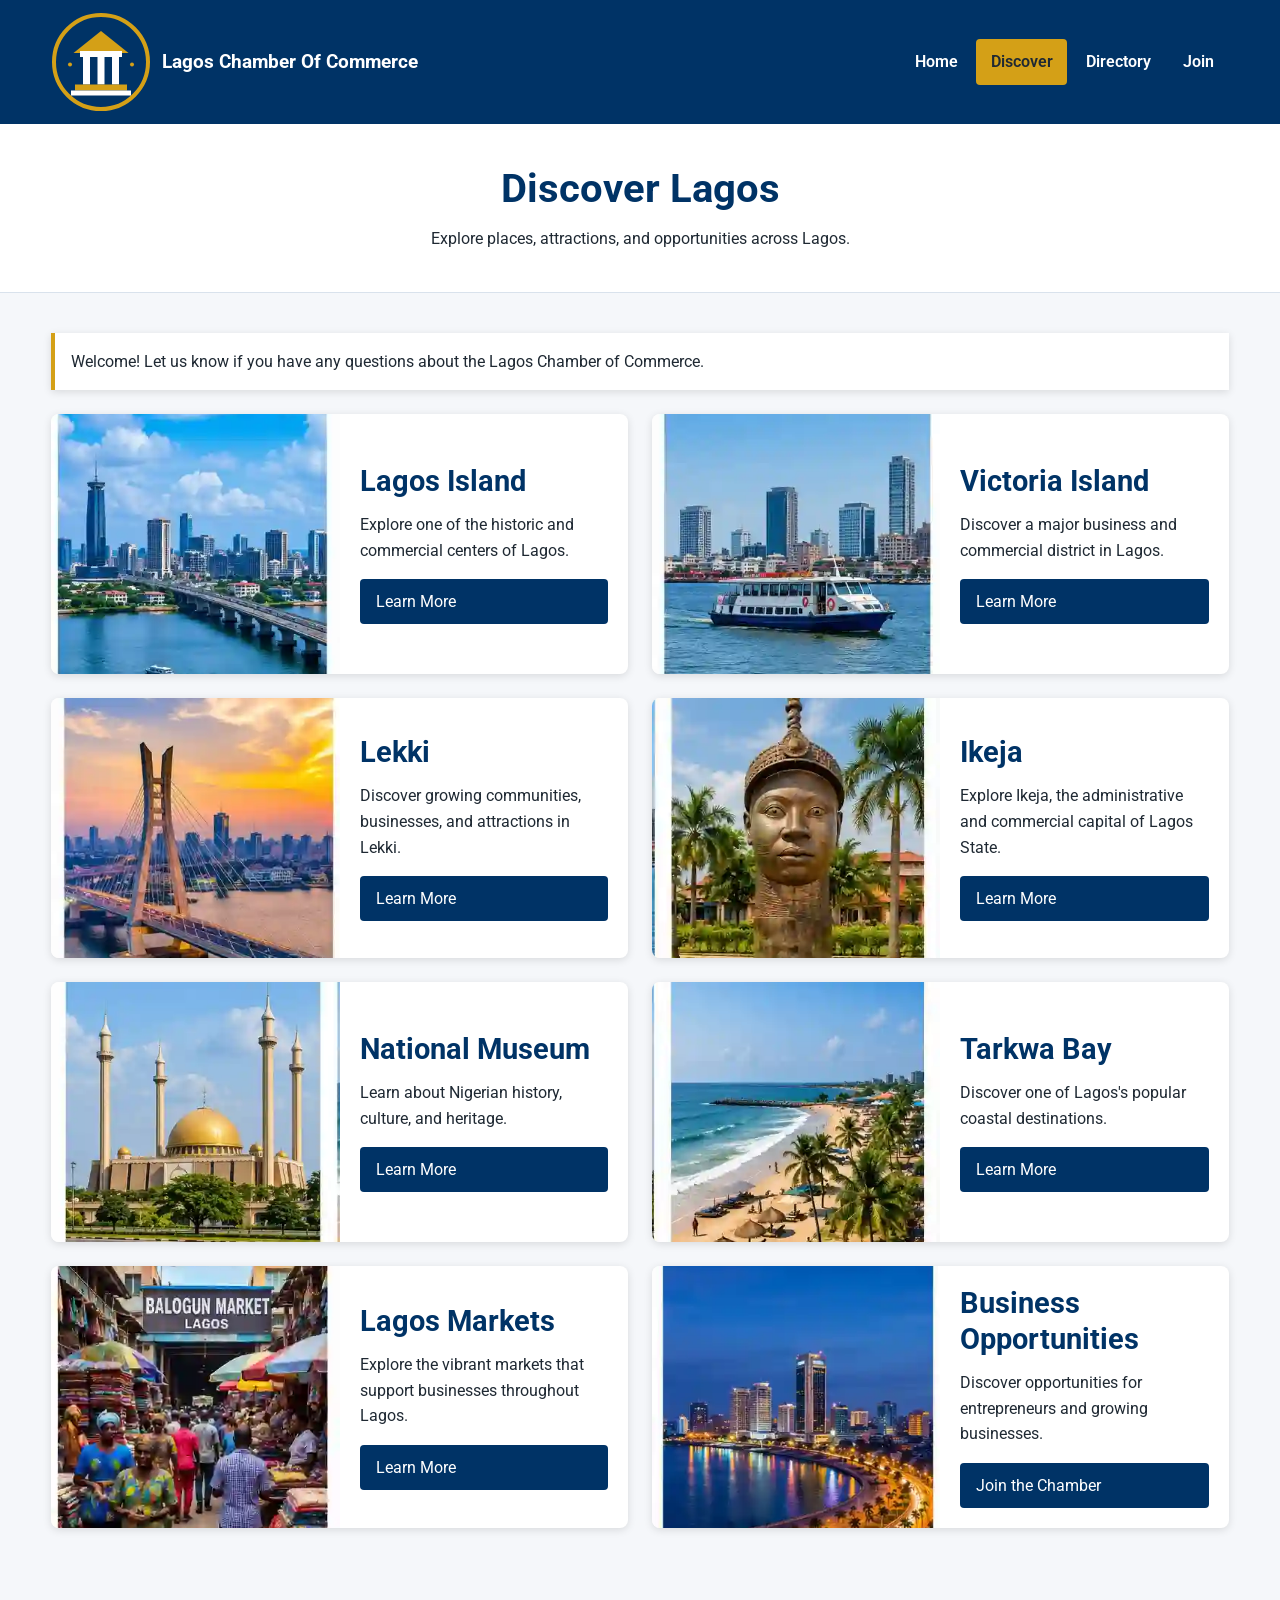
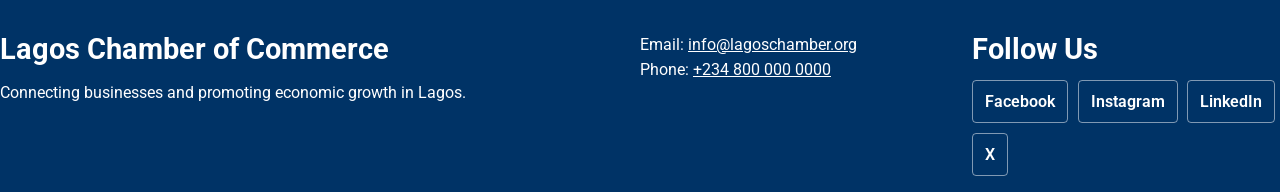
<file: chamber/discover.html>
<!DOCTYPE html>
<html lang="en">
<head>
    <meta charset="UTF-8">
    <meta name="viewport" content="width=device-width, initial-scale=1.0">

    <meta
        name="description"
        content="Discover attractions, locations, business opportunities, and interesting places in Lagos, Nigeria."
    >

    <meta name="author" content="Iloabuchi Egede">

    <meta property="og:title" content="Discover Lagos | Lagos Chamber of Commerce">
    <meta
        property="og:description"
        content="Discover places, attractions, and business opportunities across Lagos."
    >
    <meta property="og:image" content="https://joel-egede.github.io/wdd231/chamber/images/social-preview.jpg">
    <meta property="og:url" content="https://joel-egede.github.io/wdd231/chamber/">
    <meta property="og:type" content="website">
    

    <title>Discover Lagos | Lagos Chamber of Commerce</title>

    <link rel="icon" href="images/favicon.svg">
    <link rel="preconnect" href="https://fonts.googleapis.com">
    <link rel="preconnect" href="https://fonts.gstatic.com" crossorigin>
    <link
    href="https://fonts.googleapis.com/css2?family=Roboto:wght@400;500;700&display=swap"
    rel="stylesheet"
    >

    <link rel="stylesheet" href="styles/normalize.css">
    <link rel="stylesheet" href="styles/small.css">
    <link rel="stylesheet" href="styles/large.css">

    <script src="scripts/discover.js" defer></script>
</head>

<body>

<header class="site-header">
    <div class="container header-content">

        <a class="brand" href="index.html">
            <img
                src="images/logo.svg"
                alt="Lagos Chamber of Commerce logo"
                width="60"
                height="60"
            >

            <div>
                <span class="site-name">Lagos Chamber Of Commerce</span>
            </div>
        </a>

        <button
            id="menuButton"
            class="menu-button"
            type="button"
            aria-label="Open navigation menu"
            aria-expanded="false"
            aria-controls="primaryNav"
        >
            ☰
        </button>

        <nav
            id="primaryNav"
            class="primary-nav"
            aria-label="Main navigation"
        >
            <ul>
                <li>
                    <a href="index.html">Home</a>
                </li>

                <li>
                    <a
                        href="discover.html"
                        class="active"
                        aria-current="page"
                    >
                        Discover
                    </a>
                </li>

                <li>
                    <a href="directory.html">Directory</a>
                </li>

                <li>
                    <a href="join.html">Join</a>
                </li>
            </ul>
        </nav>

    </div>
</header>

<main>

    <section class="page-header">
        <div class="container">
            <h1>Discover Lagos</h1>

            <p>
                Explore places, attractions, and opportunities
                across Lagos.
            </p>
        </div>
    </section>

    <section class="container discover-section">

        <div id="visitorMessage" class="visitor-message"></div>

        <div class="discover-grid">

            <article class="discover-card">
                <img
                    src="images/discover-1.webp"
                    alt="Lagos Island"
                    width="800"
                    height="500"
                    loading="lazy"
                >

                <div class="discover-card-content">
                    <h2>Lagos Island</h2>

                    <p>
                        Explore one of the historic and commercial
                        centers of Lagos.
                    </p>

                    <a href="#" class="learn-more">
                        Learn More
                    </a>
                </div>
            </article>

            <article class="discover-card">
                <img
                    src="images/discover-6.webp"
                    alt="Victoria Island"
                    width="800"
                    height="500"
                    loading="lazy"
                >

                <div class="discover-card-content">
                    <h2>Victoria Island</h2>

                    <p>
                        Discover a major business and commercial
                        district in Lagos.
                    </p>

                    <a href="#" class="learn-more">
                        Learn More
                    </a>
                </div>
            </article>

            <article class="discover-card">
                <img
                    src="images/discover-4.webp"
                    alt="Lekki"
                    width="800"
                    height="500"
                    loading="lazy"
                >

                <div class="discover-card-content">
                    <h2>Lekki</h2>

                    <p>
                        Discover growing communities, businesses,
                        and attractions in Lekki.
                    </p>

                    <a href="#" class="learn-more">
                        Learn More
                    </a>
                </div>
            </article>

            <article class="discover-card">
                <img
                    src="images/discover-7.webp"
                    alt="Ikeja"
                    width="800"
                    height="500"
                    loading="lazy"
                >

                <div class="discover-card-content">
                    <h2>Ikeja</h2>

                    <p>
                        Explore Ikeja, the administrative and
                        commercial capital of Lagos State.
                    </p>

                    <a href="#" class="learn-more">
                        Learn More
                    </a>
                </div>
            </article>

            <article class="discover-card">
                <img
                    src="images/discover-2.webp"
                    alt="National Museum Lagos"
                    width="800"
                    height="500"
                    loading="lazy"
                >

                <div class="discover-card-content">
                    <h2>National Museum</h2>

                    <p>
                        Learn about Nigerian history, culture,
                        and heritage.
                    </p>

                    <a href="#" class="learn-more">
                        Learn More
                    </a>
                </div>
            </article>

            <article class="discover-card">
                <img
                    src="images/discover-3.webp"
                    alt="Tarkwa Bay"
                    width="800"
                    height="500"
                    loading="lazy"
                >

                <div class="discover-card-content">
                    <h2>Tarkwa Bay</h2>

                    <p>
                        Discover one of Lagos's popular coastal
                        destinations.
                    </p>

                    <a href="#" class="learn-more">
                        Learn More
                    </a>
                </div>
            </article>

            <article class="discover-card">
                <img
                    src="images/discover-5.webp"
                    alt="Markets in Lagos"
                    width="800"
                    height="500"
                    loading="lazy"
                >

                <div class="discover-card-content">
                    <h2>Lagos Markets</h2>

                    <p>
                        Explore the vibrant markets that support
                        businesses throughout Lagos.
                    </p>

                    <a href="#" class="learn-more">
                        Learn More
                    </a>
                </div>
            </article>

            <article class="discover-card">
                <img
                    src="images/discover-8.webp"
                    alt="Business opportunities in Lagos"
                    width="800"
                    height="500"
                    loading="lazy"
                >

                <div class="discover-card-content">
                    <h2>Business Opportunities</h2>

                    <p>
                        Discover opportunities for entrepreneurs
                        and growing businesses.
                    </p>

                    <a href="join.html" class="learn-more">
                        Join the Chamber
                    </a>
                </div>
            </article>

        </div>

    </section>

</main>

<footer class="site-footer">
    <div class="footer-content">

        <div>
            <h2>Lagos Chamber of Commerce</h2>

            <p>
                Connecting businesses and promoting economic
                growth in Lagos.
            </p>
        </div>

        <div>
            <p>
                Email:
                <a href="mailto:info@lagoschamber.org">
                    info@lagoschamber.org
                </a>
            </p>

            <p>
                Phone:
                <a href="tel:+2348000000000">
                    +234 800 000 0000
                </a>
            </p>
        </div>

        <div class="footer-social">
            <h2>Follow Us</h2>

            <div class="social-links">
                <a href="www.facebook.com" aria-label="Facebook">Facebook</a>
                <a href="www.instagram.com" aria-label="Instagram">Instagram</a>
                <a href="www.linkedin.com" aria-label="LinkedIn">LinkedIn</a>
                <a href="wwww.twitter.com" aria-label="X">X</a>
            </div>
        </div>
        
    </div>
</footer>

</body>
</html>
</file>
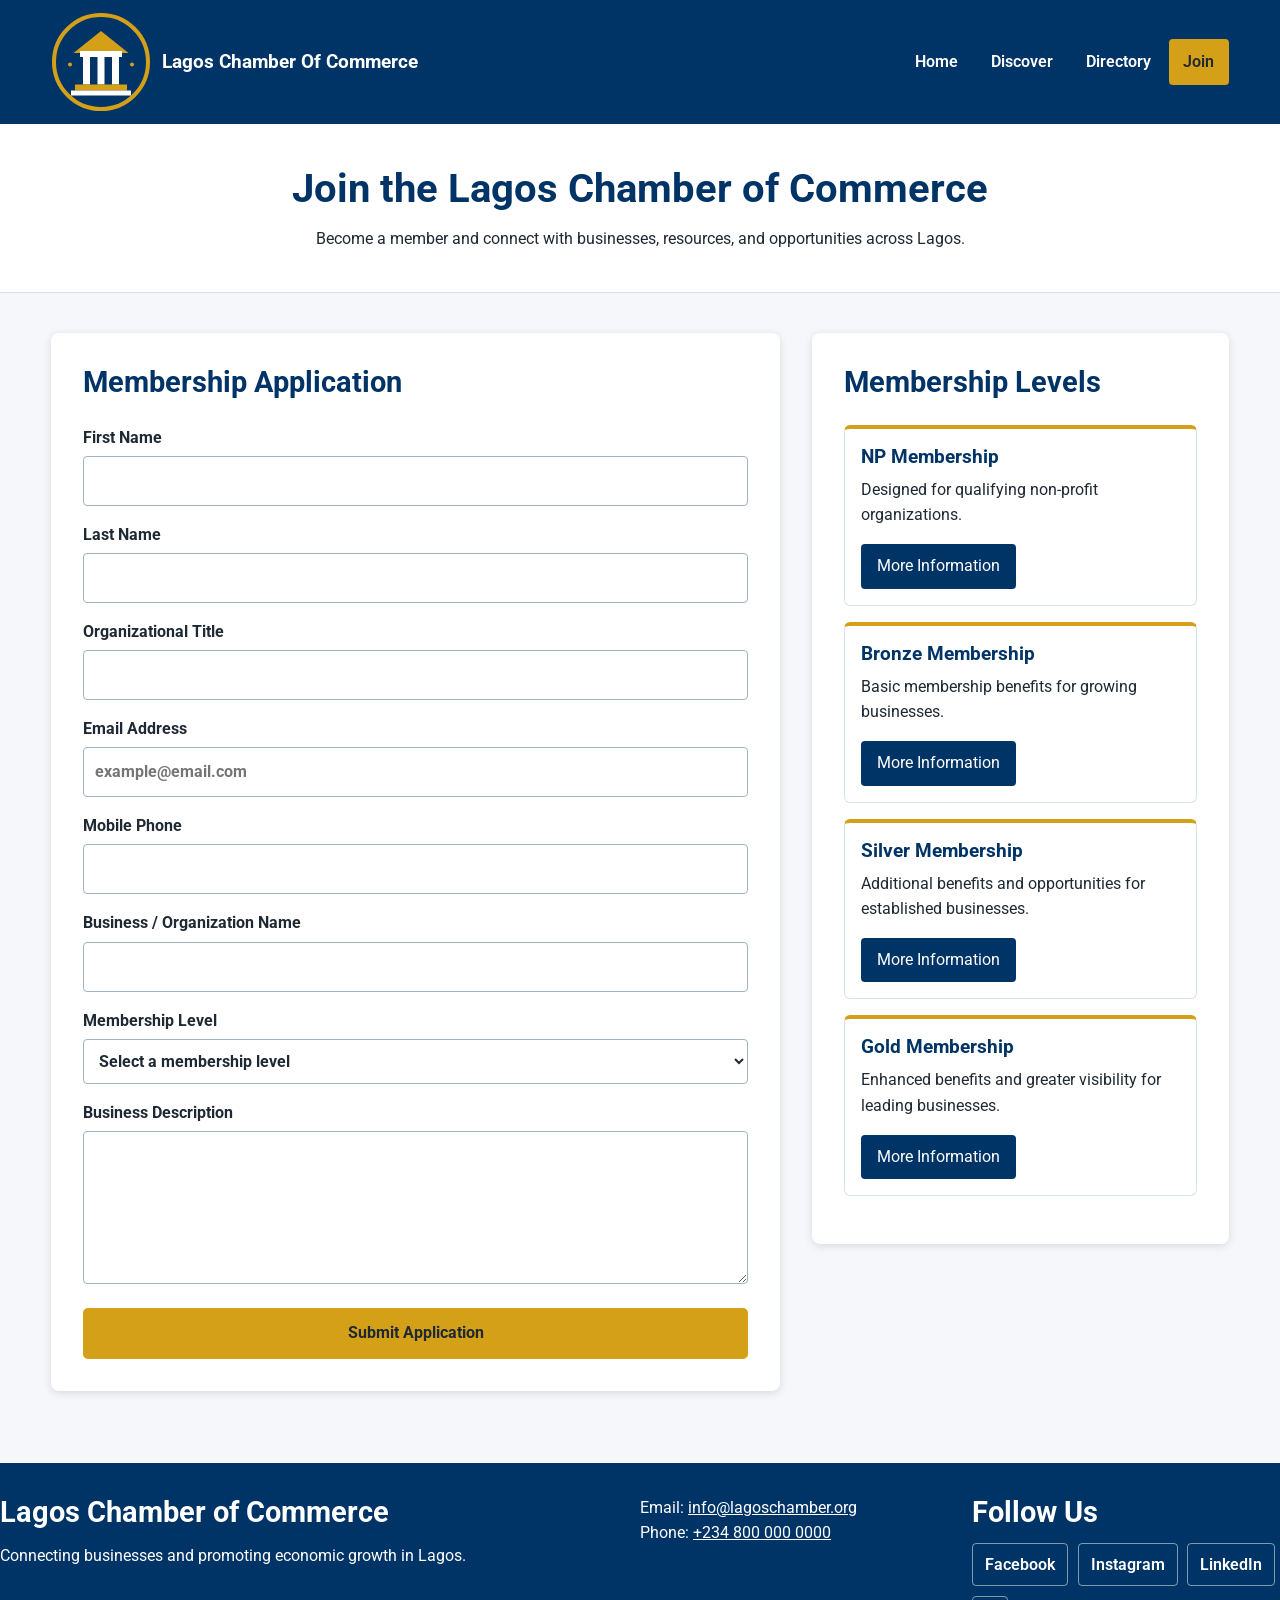
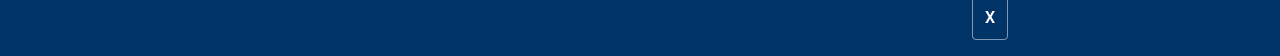
<file: chamber/join.html>
<!DOCTYPE html>
<html lang="en">
<head>
    <meta charset="UTF-8">
    <meta name="viewport" content="width=device-width, initial-scale=1.0">

    <meta
        name="description"
        content="Join the Lagos Chamber of Commerce and connect with businesses and opportunities across Lagos."
    >

    <meta name="author" content="Iloabuchi Egede">

    <meta property="og:title" content="Join the Chamber | Lagos Chamber of Commerce">
    <meta
        property="og:description"
        content="Apply for membership in the Lagos Chamber of Commerce."
    >
    <meta property="og:image" content="https://joel-egede.github.io/wdd231/chamber/images/social-preview.jpg">
    <meta property="og:url" content="https://joel-egede.github.io/wdd231/chamber/">
    <meta property="og:type" content="website">

    <title>Join the Chamber | Lagos Chamber of Commerce</title>

    <link rel="icon" href="images/favicon.svg">

    <link rel="preconnect" href="https://fonts.googleapis.com">
    <link rel="preconnect" href="https://fonts.gstatic.com" crossorigin>
    <link
    href="https://fonts.googleapis.com/css2?family=Roboto:wght@400;500;700&display=swap"
    rel="stylesheet"
    >

    <link rel="stylesheet" href="styles/normalize.css">
    <link rel="stylesheet" href="styles/small.css">
    <link rel="stylesheet" href="styles/large.css">

    <script src="scripts/join.js" defer></script>
</head>

<body>

<header class="site-header">
    <div class="container header-content">

        <a class="brand" href="index.html">
            <img
                src="images/logo.svg"
                alt="Lagos Chamber of Commerce logo"
                width="60"
                height="60"
            >

            <div>
                <span class="site-name">Lagos Chamber Of Commerce</span>
            </div>
        </a>

        <button
            id="menuButton"
            class="menu-button"
            type="button"
            aria-label="Open navigation menu"
            aria-expanded="false"
            aria-controls="primaryNav"
        >
            ☰
        </button>

        <nav
            id="primaryNav"
            class="primary-nav"
            aria-label="Main navigation"
        >
            <ul>
                <li>
                    <a href="index.html">Home</a>
                </li>

                <li>
                    <a href="discover.html">Discover</a>
                </li>

                <li>
                    <a href="directory.html">Directory</a>
                </li>

                <li>
                    <a
                        href="join.html"
                        class="active"
                        aria-current="page"
                    >
                        Join
                    </a>
                </li>
            </ul>
        </nav>

    </div>
</header>

<main>

    <section class="page-header">
        <div class="container">

            <h1>Join the Lagos Chamber of Commerce</h1>

            <p>
                Become a member and connect with businesses,
                resources, and opportunities across Lagos.
            </p>

        </div>
    </section>

    <section class="container join-section">

        <div class="join-layout">

            <form
                class="membership-form"
                action="thankyou.html"
                method="get"
            >

                <h2>Membership Application</h2>

                <label for="firstName">
                    First Name
                    <input
                        type="text"
                        id="firstName"
                        name="firstName"
                        title="Enter your first name."
                        autocomplete="given-name"
                        required
                    >
                </label>

                <label for="lastName">
                    Last Name
                    <input
                        type="text"
                        id="lastName"
                        name="lastName"
                        title="Enter your last name."
                        autocomplete="family-name"
                        required
                    >
                </label>

                <label for="organizationTitle">
                    Organizational Title
                    <input
                        type="text"
                        id="organizationTitle"
                        name="organizationTitle"
                        title="Enter your title within the organization."
                        autocomplete="organization-title"
                        pattern="[A-Za-zÀ-ÿ\s\-]{7,}"
                        required
                    >
                </label>

                <label for="email">
                    Email Address
                    <input
                        type="email"
                        id="email"
                        name="email"
                        title="Enter a valid email address."
                        autocomplete="email"
                        placeholder="example@email.com"
                        required
                    >
                </label>

                <label for="phone">
                    Mobile Phone
                    <input
                        type="tel"
                        id="phone"
                        name="phone"
                        title="Enter your mobile phone number."
                        autocomplete="tel"
                        required
                    >
                </label>

                <label for="organization">
                    Business / Organization Name
                    <input
                        type="text"
                        id="organization"
                        name="organization"
                        title="Enter your business or organization name."
                        autocomplete="organization"
                        required
                    >
                </label>

                
                <label for="membership">
                    Membership Level
                    <select
                        id="membership"
                        name="membership"
                        title="Select your preferred membership level."
                        autocomplete="off"
                        required
                    >
                        <option value="">
                            Select a membership level
                        </option>

                        <option value="np">
                            NP Membership — Non-Profit
                        </option>

                        <option value="bronze">
                            Bronze Membership
                        </option>

                        <option value="silver">
                            Silver Membership
                        </option>

                        <option value="gold">
                            Gold Membership
                        </option>
                    </select>
                </label>

                <label for="description">
                    Business Description
                    <textarea
                        id="description"
                        name="description"
                        title="Describe your business or organization."
                        autocomplete="off"
                        rows="5"
                        required
                    ></textarea>
                </label>

                <input
                    type="hidden"
                    id="timestamp"
                    name="timestamp"
                >

                <button
                    type="submit"
                    class="submit-button"
                >
                    Submit Application
                </button>

            </form>

            <div class="membership-levels">

                <h2>Membership Levels</h2>

                <article class="membership-card">
                    <h3>NP Membership</h3>
                    <p>
                        Designed for qualifying non-profit
                        organizations.
                    </p>

                    <button
                        type="button"
                        class="learn-more"
                        data-modal="npModal"
                    >
                        More Information
                    </button>
                </article>

                <article class="membership-card">
                    <h3>Bronze Membership</h3>
                    <p>
                        Basic membership benefits for growing
                        businesses.
                    </p>

                    <button
                        type="button"
                        class="learn-more"
                        data-modal="bronzeModal"
                    >
                        More Information
                    </button>
                </article>

                <article class="membership-card">
                    <h3>Silver Membership</h3>
                    <p>
                        Additional benefits and opportunities
                        for established businesses.
                    </p>

                    <button
                        type="button"
                        class="learn-more"
                        data-modal="silverModal"
                    >
                        More Information
                    </button>
                </article>

                <article class="membership-card">
                    <h3>Gold Membership</h3>
                    <p>
                        Enhanced benefits and greater visibility
                        for leading businesses.
                    </p>

                    <button
                        type="button"
                        class="learn-more"
                        data-modal="goldModal"
                    >
                        More Information
                    </button>
                </article>

            </div>

        </div>

    </section>

    <dialog id="npModal">
        <h2>NP Membership</h2>

        <p>
            Non-profit membership provides access to chamber
            networking and community opportunities.
        </p>

        <button type="button" class="close-modal">
            Close
        </button>
    </dialog>

    <dialog id="bronzeModal">
        <h2>Bronze Membership</h2>

        <p>
            Bronze membership provides basic networking,
            business resources, and chamber opportunities.
        </p>

        <button type="button" class="close-modal">
            Close
        </button>
    </dialog>

    <dialog id="silverModal">
        <h2>Silver Membership</h2>

        <p>
            Silver membership provides additional visibility,
            networking, and business development opportunities.
        </p>

        <button type="button" class="close-modal">
            Close
        </button>
    </dialog>

    <dialog id="goldModal">
        <h2>Gold Membership</h2>

        <p>
            Gold membership provides enhanced visibility,
            networking, and promotional opportunities.
        </p>

        <button type="button" class="close-modal">
            Close
        </button>
    </dialog>

</main>

<footer class="site-footer">
    <div class="footer-content">

        <div>
            <h2>Lagos Chamber of Commerce</h2>

            <p>
                Connecting businesses and promoting economic
                growth in Lagos.
            </p>
        </div>

        <div>
            <p>
                Email:
                <a href="mailto:info@lagoschamber.org">
                    info@lagoschamber.org
                </a>
            </p>

            <p>
                Phone:
                <a href="tel:+2348000000000">
                    +234 800 000 0000
                </a>
            </p>
        </div>

        <div class="footer-social">
            <h2>Follow Us</h2>

            <div class="social-links">
                <a href="www.facebook.com" aria-label="Facebook">Facebook</a>
                <a href="www.instagram.com" aria-label="Instagram">Instagram</a>
                <a href="www.linkedin.com" aria-label="LinkedIn">LinkedIn</a>
                <a href="www.twitter.com" aria-label="X">X</a>
            </div>
        </div>
        
    </div>
</footer>

</body>
</html>
</file>
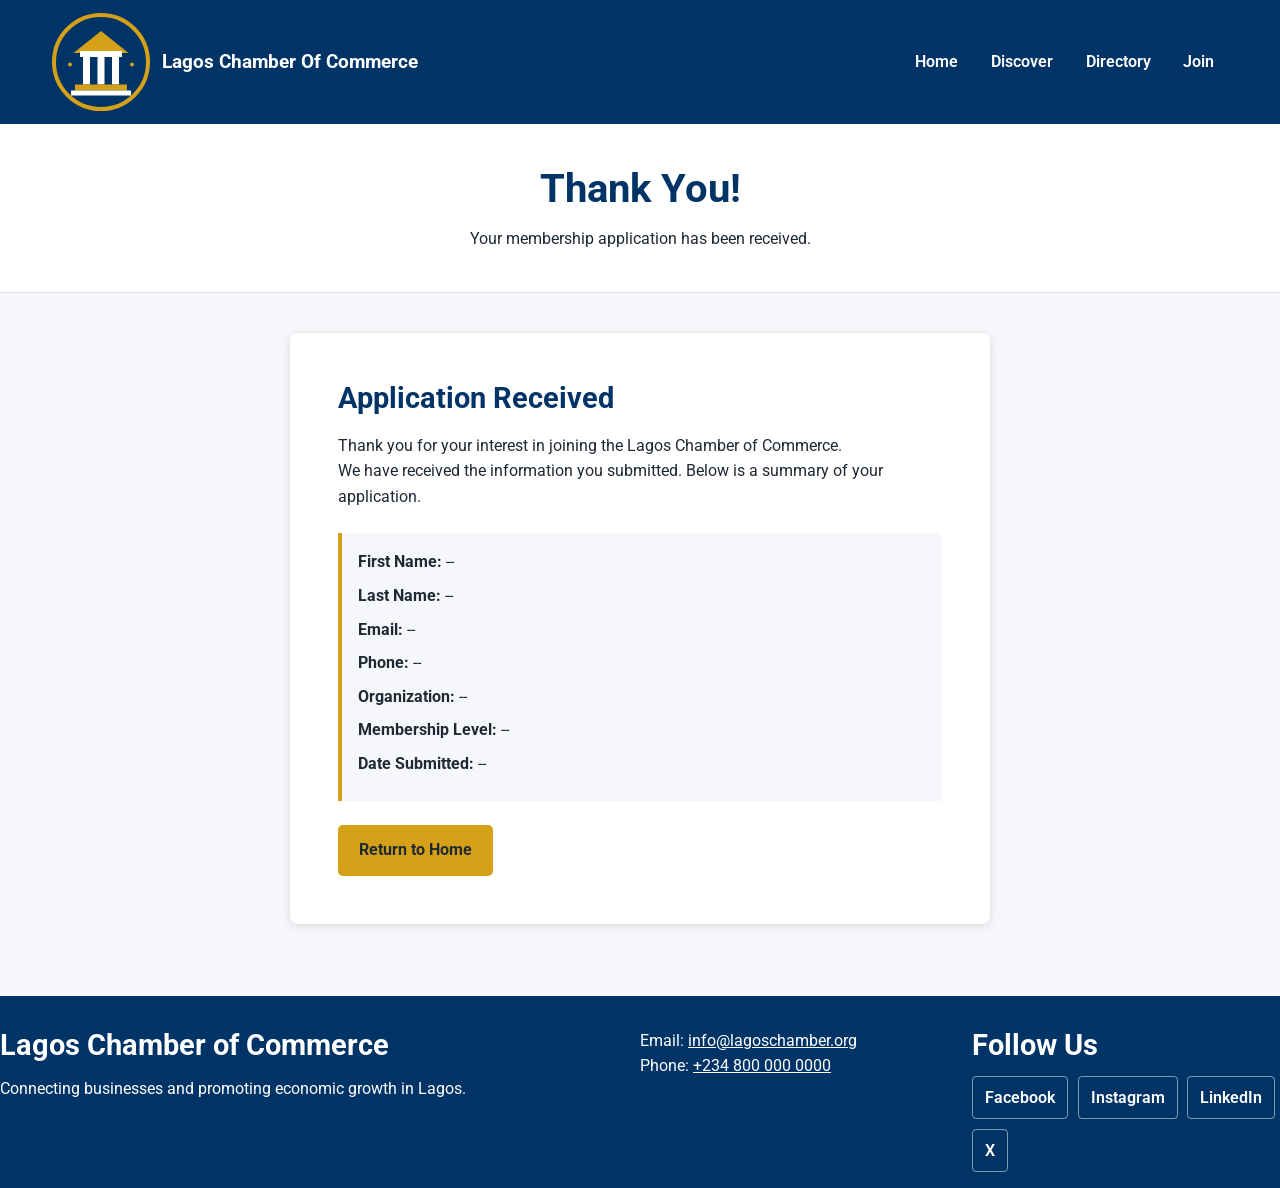
<file: chamber/thankyou.html>
<!DOCTYPE html>
<html lang="en">
<head>
    <meta charset="UTF-8">
    <meta name="viewport" content="width=device-width, initial-scale=1.0">

    <meta
        name="description"
        content="Thank you for applying for membership with the Lagos Chamber of Commerce."
    >

    <meta name="author" content="Iloabuchi Egede">

    <meta property="og:title" content="Thank You | Lagos Chamber of Commerce">
    <meta
        property="og:description"
        content="Thank you for your Lagos Chamber of Commerce membership application."
    >
    <meta property="og:image" content="https://joel-egede.github.io/wdd231/chamber/images/social-preview.jpg">
    <meta property="og:url" content="https://joel-egede.github.io/wdd231/chamber/">
    <meta property="og:type" content="website">

    <title>Thank You | Lagos Chamber of Commerce</title>

    <link rel="icon" href="images/favicon.svg">

    <link rel="preconnect" href="https://fonts.googleapis.com">
    <link rel="preconnect" href="https://fonts.gstatic.com" crossorigin>
    <link
    href="https://fonts.googleapis.com/css2?family=Roboto:wght@400;500;700&display=swap"
    rel="stylesheet"
    >

    <link rel="stylesheet" href="styles/normalize.css">
    <link rel="stylesheet" href="styles/small.css">
    <link rel="stylesheet" href="styles/large.css">

    <script src="scripts/thankyou.js" defer></script>
</head>

<body>

<header class="site-header">
    <div class="container header-content">

        <a class="brand" href="index.html">
           <img
                src="images/logo.svg"
                alt="Lagos Chamber of Commerce logo"
                width="60"
                height="60"
            >

            <div>
                <span class="site-name">Lagos Chamber Of Commerce</span>
            </div>
        </a>

        <button
            id="menuButton"
            class="menu-button"
            type="button"
            aria-label="Open navigation menu"
            aria-expanded="false"
            aria-controls="primaryNav"
        >
            ☰
        </button>

        <nav
            id="primaryNav"
            class="primary-nav"
            aria-label="Main navigation"
        >
            <ul>
                <li>
                    <a href="index.html">Home</a>
                </li>

                <li>
                    <a href="discover.html">Discover</a>
                </li>

                <li>
                    <a href="directory.html">Directory</a>
                </li>

                <li>
                    <a href="join.html">Join</a>
                </li>
            </ul>
        </nav>

    </div>
</header>

<main>

    <section class="page-header">
        <div class="container">

            <h1>Thank You!</h1>

            <p>
                Your membership application has been received.
            </p>

        </div>
    </section>

    <section class="container thank-you-section">

        <div class="thank-you-card">

            <h2>Application Received</h2>

            <p>
                Thank you for your interest in joining the
                Lagos Chamber of Commerce.
            </p>

            <p>
                We have received the information you submitted.
                Below is a summary of your application.
            </p>

            <div class="application-summary">

                <p>
                    <strong>First Name:</strong>
                    <span id="displayFirstName">--</span>
                </p>

                <p>
                    <strong>Last Name:</strong>
                    <span id="displayLastName">--</span>
                </p>

                <p>
                    <strong>Email:</strong>
                    <span id="displayEmail">--</span>
                </p>

                <p>
                    <strong>Phone:</strong>
                    <span id="displayPhone">--</span>
                </p>

                <p>
                    <strong>Organization:</strong>
                    <span id="displayOrganization">--</span>
                </p>

                <p>
                    <strong>Membership Level:</strong>
                    <span id="displayMembership">--</span>
                </p>

                <p>
                    <strong>Date Submitted:</strong>
                    <span id="displayTimestamp">--</span>
                </p>

            </div>

            <a
                class="cta-button"
                href="index.html"
            >
                Return to Home
            </a>

        </div>

    </section>

</main>

<footer class="site-footer">
    <div class="footer-content">

        <div>
            <h2>Lagos Chamber of Commerce</h2>

            <p>
                Connecting businesses and promoting economic
                growth in Lagos.
            </p>
        </div>

        <div>
            <p>
                Email:
                <a href="mailto:info@lagoschamber.org">
                    info@lagoschamber.org
                </a>
            </p>

            <p>
                Phone:
                <a href="tel:+2348000000000">
                    +234 800 000 0000
                </a>
            </p>
        </div>

        <div class="footer-social">
            <h2>Follow Us</h2>

            <div class="social-links">
                <a href="www.facebook.com" aria-label="Facebook">Facebook</a>
                <a href="www.instagram.com" aria-label="Instagram">Instagram</a>
                <a href="www.linkedin.com" aria-label="LinkedIn">LinkedIn</a>
                <a href="www.twitter.com" aria-label="X">X</a>
            </div>
        </div>
        
    </div>
</footer>

</body>
</html>
</file>
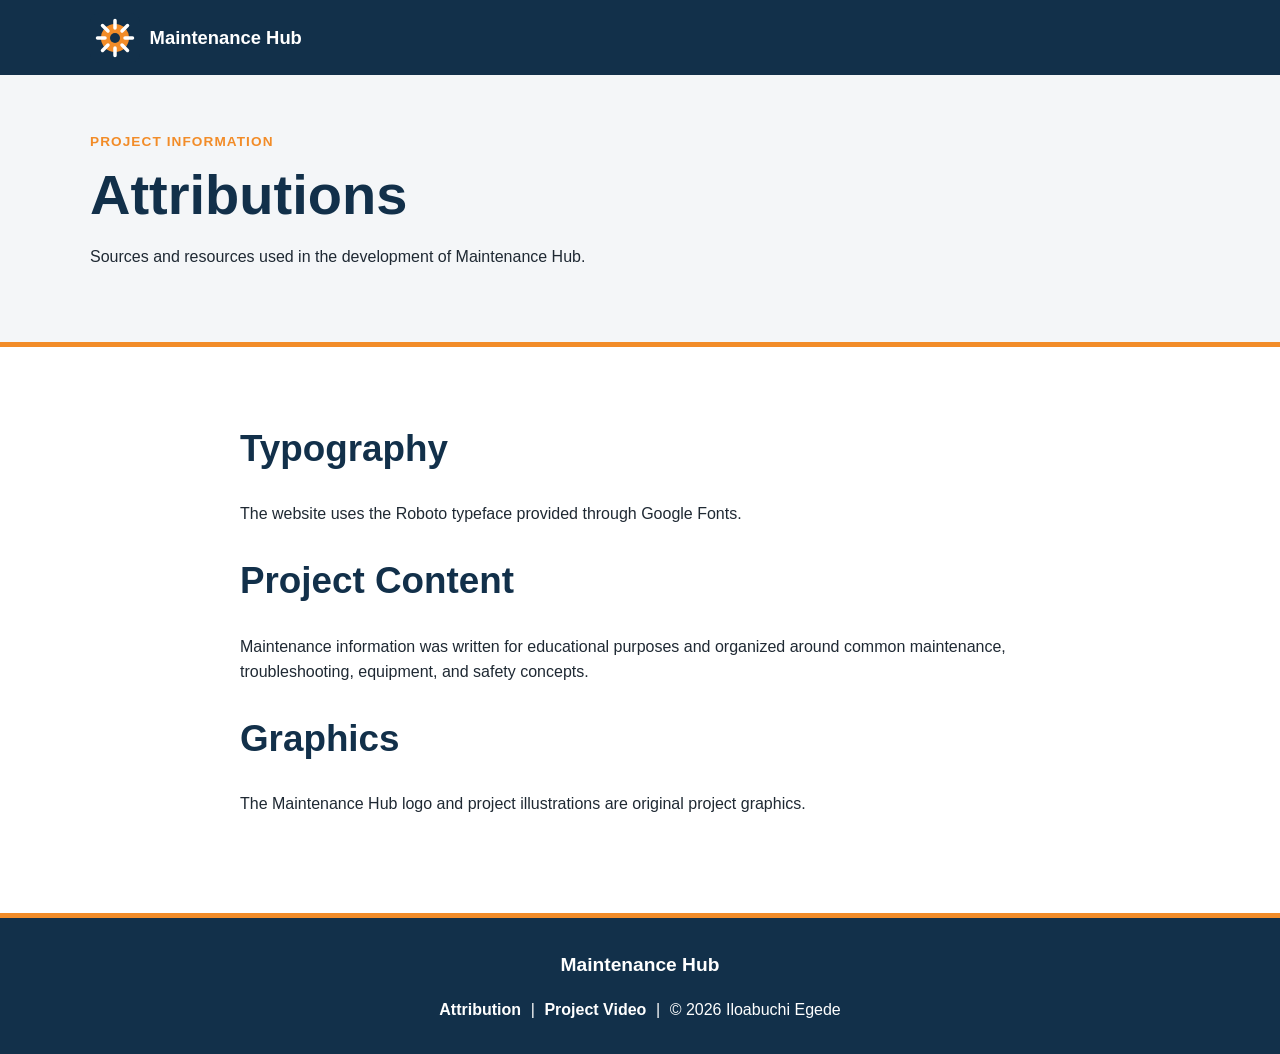
<file: final/attributions.html>
<!DOCTYPE html>
<html lang="en">

<head>

    <meta charset="UTF-8">

    <meta
        name="viewport"
        content="width=device-width, initial-scale=1.0"
    >

    <meta
        name="description"
        content="Maintenance Hub attribution and resource information."
    >

    <meta name="author" content="Iloabuchi Egede">

    <title>Maintenance Hub | Attributions</title>

    <link
        rel="icon"
        href="images/logo.svg"
    >

    <link
        rel="stylesheet"
        href="styles/main.css"
    >

</head>


<body>

<header class="site-header">

    <div class="container header-container">

        <a
            class="brand"
            href="index.html"
        >

            <img
                src="images/logo.svg"
                alt="Maintenance Hub logo"
                width="50"
                height="50"
            >

            <span>
                Maintenance Hub
            </span>

        </a>

    </div>

</header>


<main>

    <section class="page-banner">

        <div class="container">

            <p class="eyebrow">
                Project Information
            </p>

            <h1>
                Attributions
            </h1>

            <p>
                Sources and resources used in the development
                of Maintenance Hub.
            </p>

        </div>

    </section>


    <section class="section">

        <div class="container attribution-content">

            <h2>
                Typography
            </h2>

            <p>
                The website uses the Roboto typeface provided
                through Google Fonts.
            </p>


            <h2>
                Project Content
            </h2>

            <p>
                Maintenance information was written for educational
                purposes and organized around common maintenance,
                troubleshooting, equipment, and safety concepts.
            </p>


            <h2>
                Graphics
            </h2>

            <p>
                The Maintenance Hub logo and project illustrations
                are original project graphics.
            </p>

        </div>

    </section>

</main>


<footer class="site-footer">

    <div class="container">

        <p class="footer-title">
            Maintenance Hub
        </p>

        <div class="footer-links">

            <a href="attributions.html">
                Attribution
            </a>

            <span>|</span>

            <a
                href="https://www.loom.com/share/e3a10deb2b96487cba5f96bada17e637"
                target="_blank"
                rel="noopener"
            >
                Project Video
            </a>

            <span>|</span>

            <span>
                © <span id="current-year"></span>
                Iloabuchi Egede
            </span>

        </div>

    </div>

</footer>


<script type="module">

    const year = document.querySelector(
        "#current-year"
    );

    if (year) {
        year.textContent =
            new Date().getFullYear();
    }

</script>

</body>
</html>
</file>
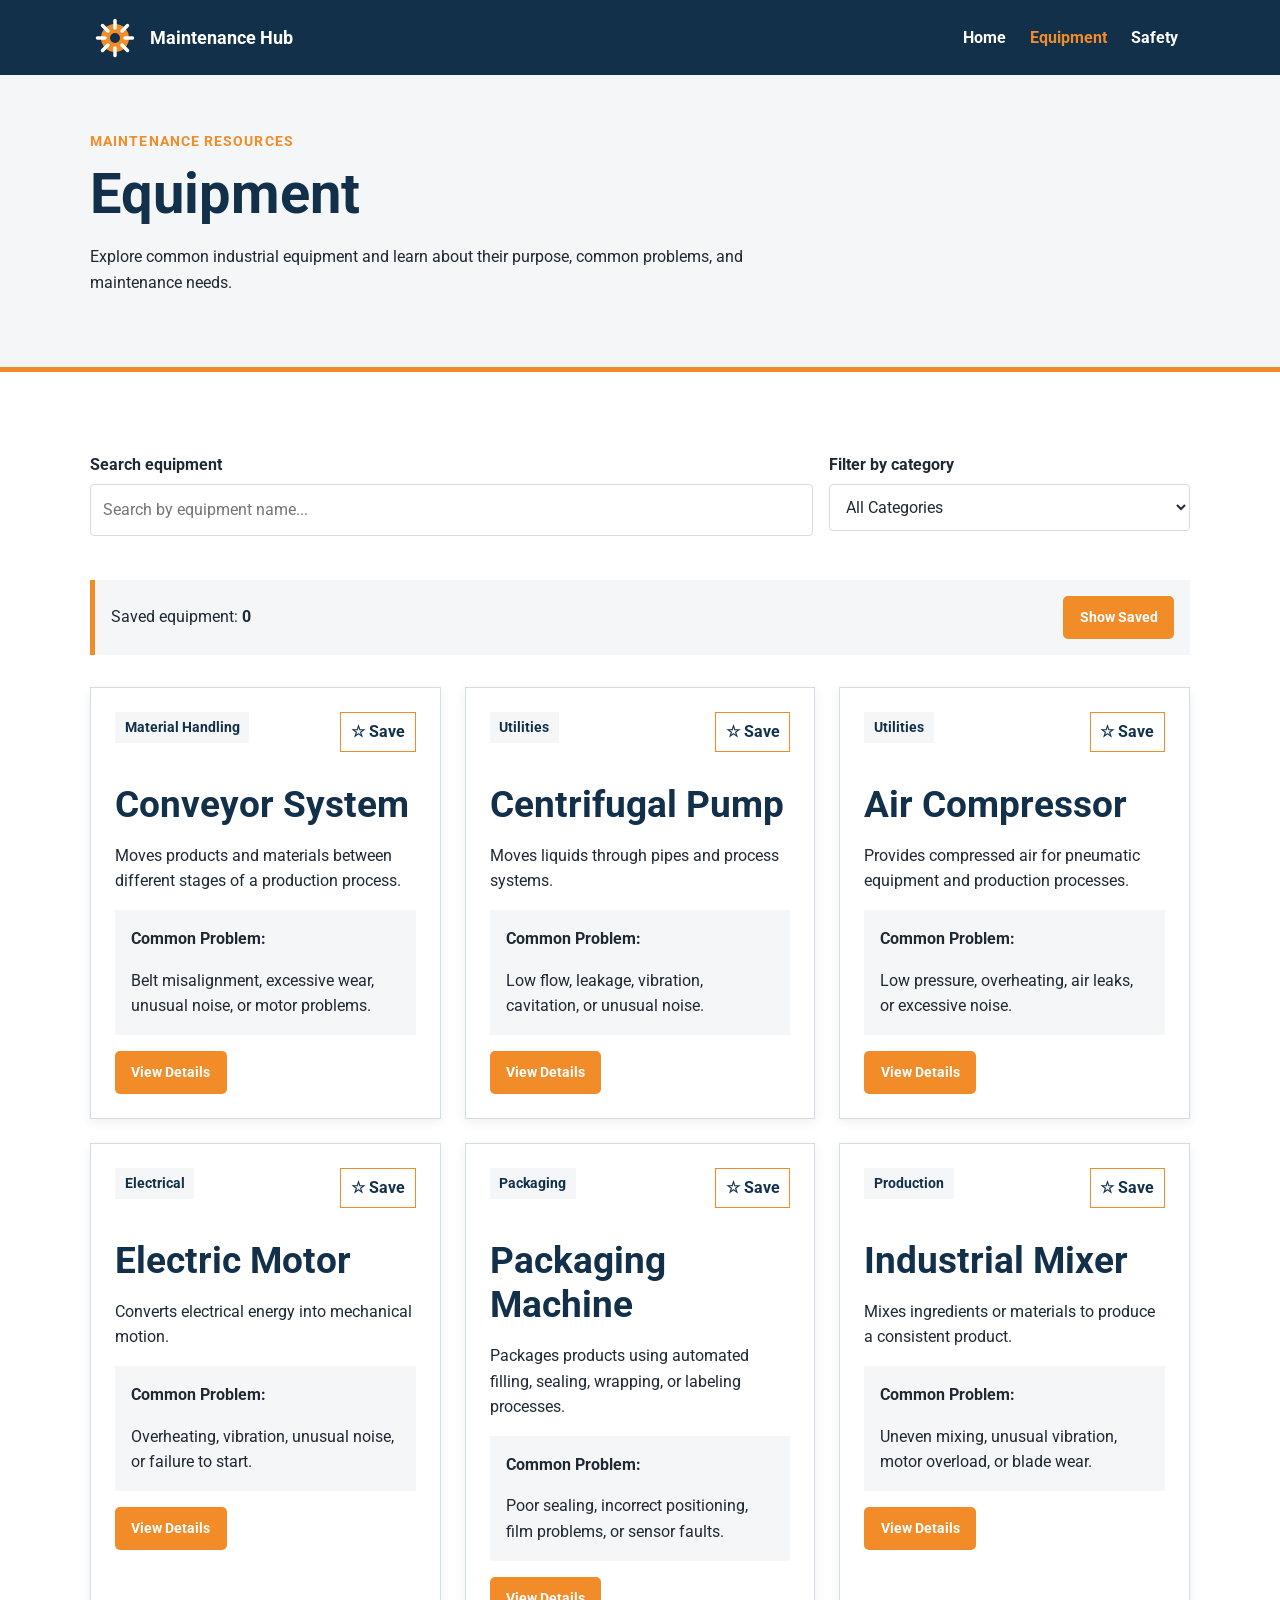
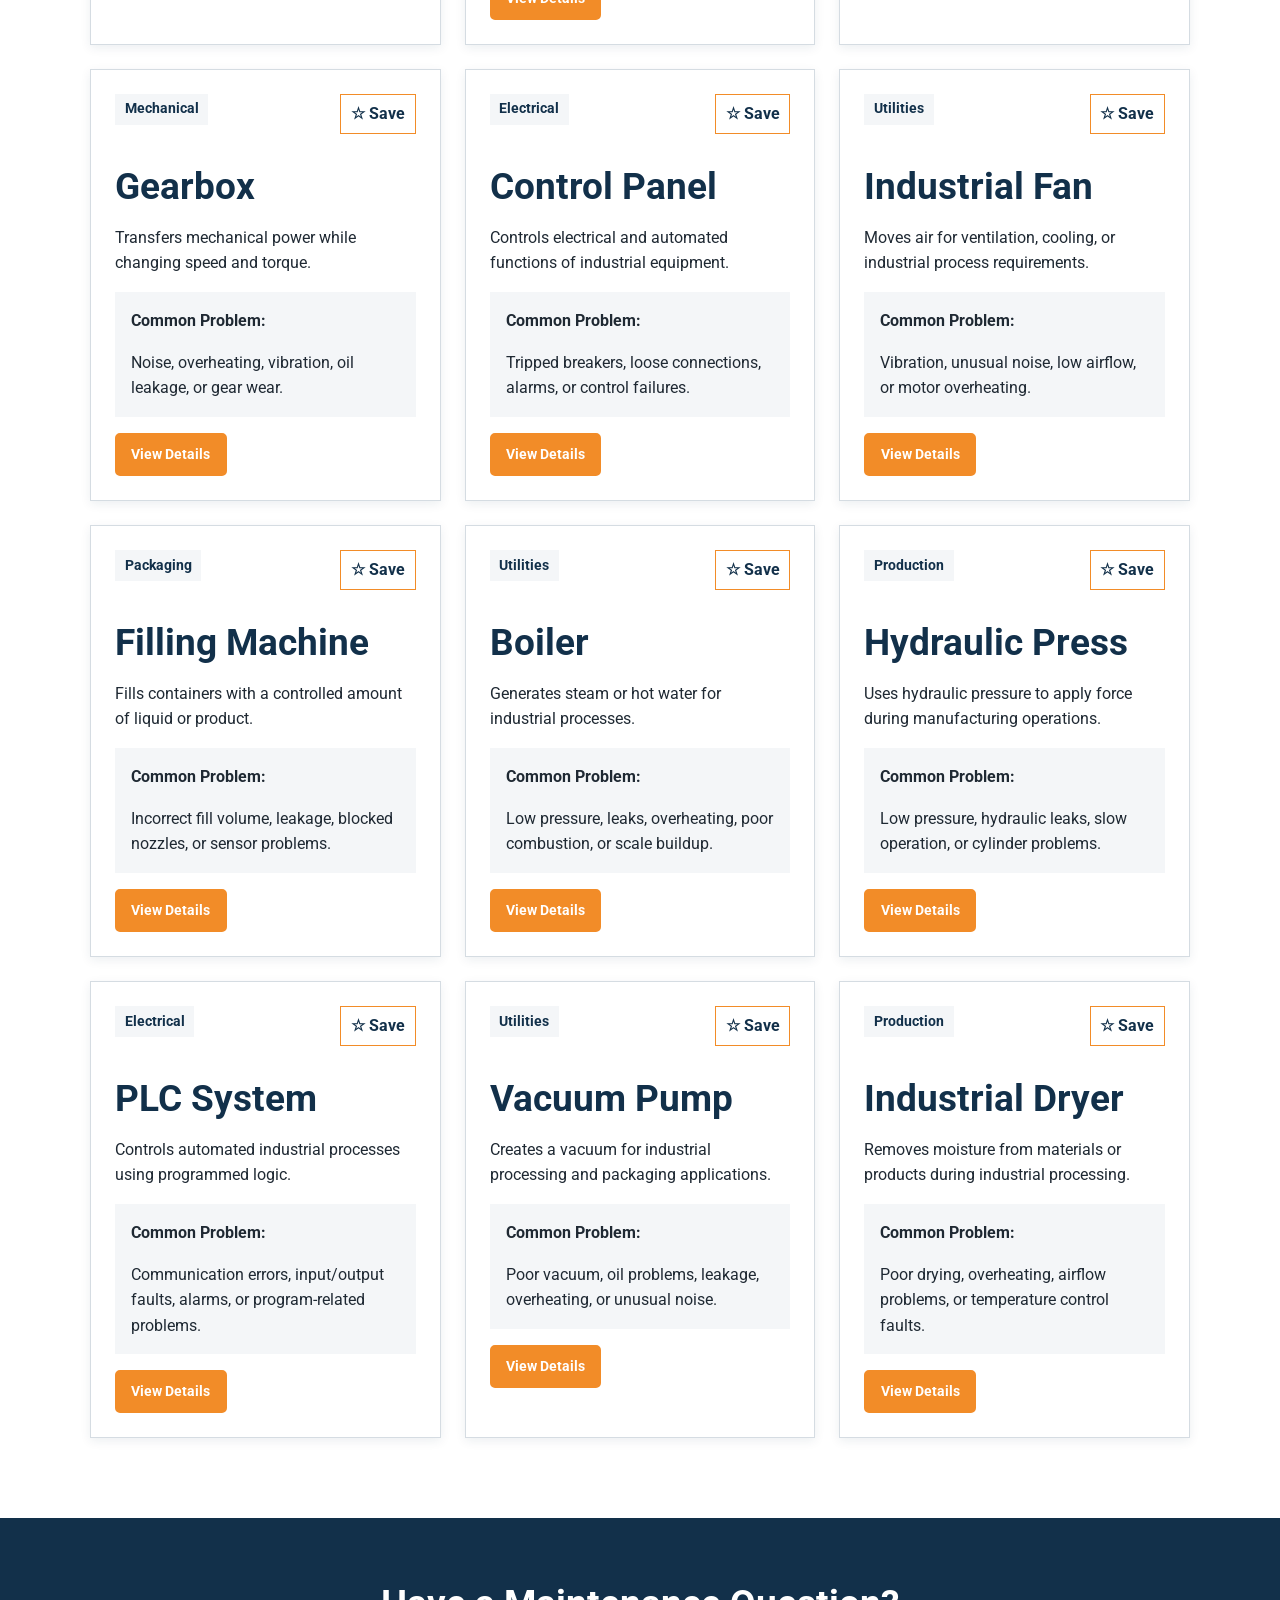
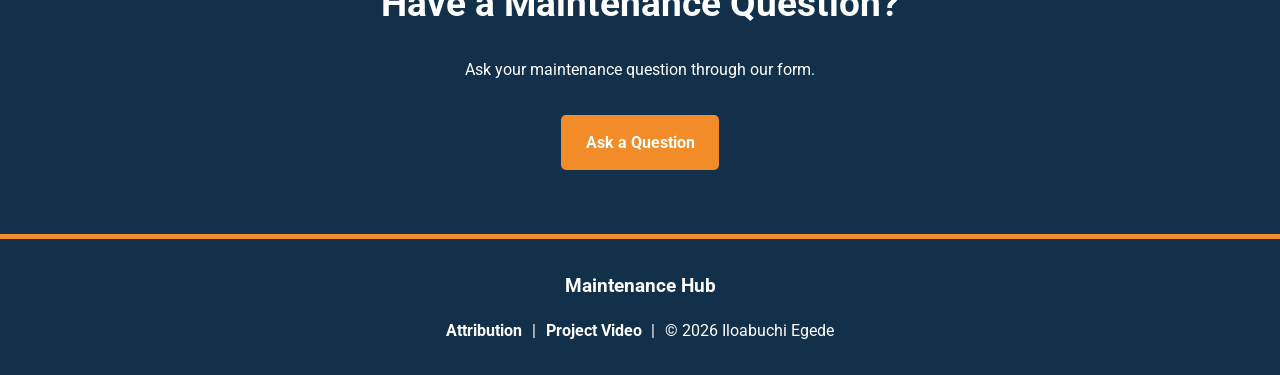
<file: final/equipment.html>
<!DOCTYPE html>
<html lang="en">
<head>
    <meta charset="UTF-8">

    <meta
        name="viewport"
        content="width=device-width, initial-scale=1.0"
    >

    <meta
        name="description"
        content="Explore industrial equipment, common maintenance problems, equipment purposes, and preventive maintenance information."
    >

    <meta name="author" content="Iloabuchi Egede">

    <meta property="og:title" content="Maintenance Hub | Equipment">
    <meta
        property="og:description"
        content="Explore equipment maintenance information and troubleshooting resources."
    >
    <meta property="og:type" content="website">
    <meta
        property="og:image"
        content="images/maintenance-hub.svg"
    >

    <title>Maintenance Hub | Equipment</title>

    <link rel="icon" href="images/logo.svg">

    <link
        rel="preconnect"
        href="https://fonts.googleapis.com"
    >

    <link
        rel="preconnect"
        href="https://fonts.gstatic.com"
        crossorigin
    >

    <link
        href="https://fonts.googleapis.com/css2?family=Roboto:wght@400;500;700&display=swap"
        rel="stylesheet"
    >

    <link rel="stylesheet" href="styles/main.css">

    <script
        src="scripts/equipment.js"
        type="module"
        defer
    ></script>
</head>

<body>

<header class="site-header">
    <div class="container header-container">

        <a class="brand" href="index.html">
            <img
                src="images/logo.svg"
                alt="Maintenance Hub logo"
                width="50"
                height="50"
            >
            <span>Maintenance Hub</span>
        </a>

        <button
            class="menu-button"
            type="button"
            aria-label="Open navigation menu"
            aria-expanded="false"
            aria-controls="primary-navigation"
        >
            ☰
        </button>

        <nav
            class="primary-navigation"
            id="primary-navigation"
        >
            <a href="index.html">Home</a>
            <a class="active" href="equipment.html">Equipment</a>
            <a href="safety.html">Safety</a>
        </nav>

    </div>
</header>


<main>

    <section class="page-banner">
        <div class="container">

            <p class="eyebrow">
                Maintenance Resources
            </p>

            <h1>
                Equipment
            </h1>

            <p>
                Explore common industrial equipment and learn about
                their purpose, common problems, and maintenance needs.
            </p>

        </div>
    </section>


    <section class="section">
        <div class="container">

            <div class="equipment-controls">

                <div class="form-group">
                    <label for="equipment-search">
                        Search equipment
                    </label>

                    <input
                        type="search"
                        id="equipment-search"
                        placeholder="Search by equipment name..."
                    >
                </div>


                <div class="form-group">
                    <label for="category-filter">
                        Filter by category
                    </label>

                    <select id="category-filter">

                        <option value="all">
                            All Categories
                        </option>

                        <option value="production">
                            Production
                        </option>

                        <option value="material-handling">
                            Material Handling
                        </option>

                        <option value="utilities">
                            Utilities
                        </option>

                        <option value="packaging">
                            Packaging
                        </option>

                        <option value="electrical">
                            Electrical
                        </option>

                        <option value="mechanical">
                            Mechanical
                        </option>

                    </select>
                </div>

            </div>


            <div class="saved-bar">

                <p>
                    Saved equipment:
                    <strong id="saved-count">0</strong>
                </p>

                <button
                    class="button button-small"
                    id="show-saved"
                    type="button"
                >
                    Show Saved
                </button>

            </div>


            <div
                class="equipment-grid"
                id="equipment-list"
            >
                <p class="loading-message">
                    Loading equipment information...
                </p>
            </div>

        </div>
    </section>


    <!-- MODAL -->
    <dialog id="equipment-modal">

        <div class="modal-content">

            <button
                class="modal-close"
                id="modal-close"
                type="button"
                aria-label="Close equipment details"
            >
                ×
            </button>

            <div id="modal-body"></div>

        </div>

    </dialog>


    <!-- QUESTION CTA -->
    <section class="question-section">
        <div class="container question-content">

            <h2>
                Have a Maintenance Question?
            </h2>

            <p>
                Ask your maintenance question through our form.
            </p>

            <a
                class="button"
                href="thankyou.html"
            >
                Ask a Question
            </a>

        </div>
    </section>

</main>


<footer class="site-footer">
    <div class="container">

        <p class="footer-title">
            Maintenance Hub
        </p>

        <div class="footer-links">

            <a href="attributions.html">
                Attribution
            </a>

            <span>|</span>

            <a
                href="https://www.loom.com/share/e3a10deb2b96487cba5f96bada17e637"
                target="_blank"
                rel="noopener"
            >
                Project Video
            </a>

            <span>|</span>

            <span>
                © <span id="current-year"></span>
                Iloabuchi Egede
            </span>

        </div>

    </div>
</footer>

</body>
</html>
</file>
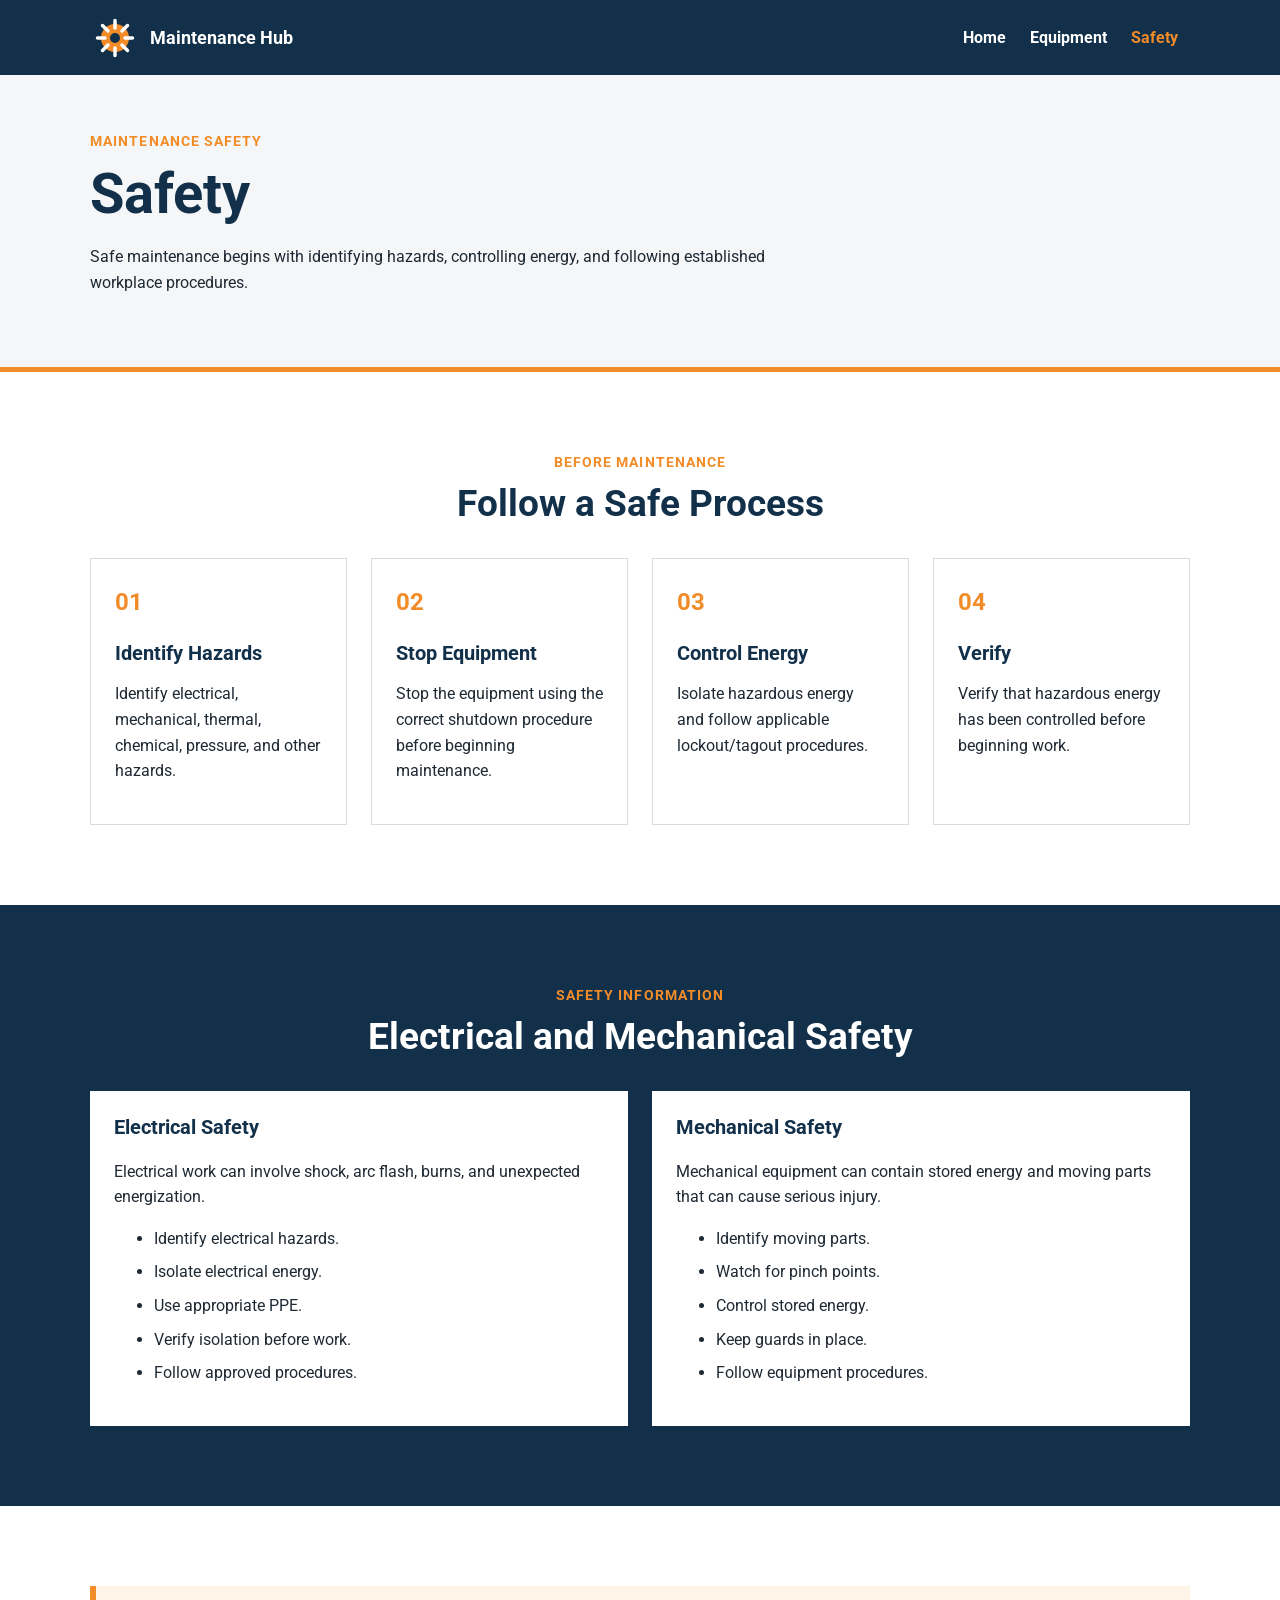
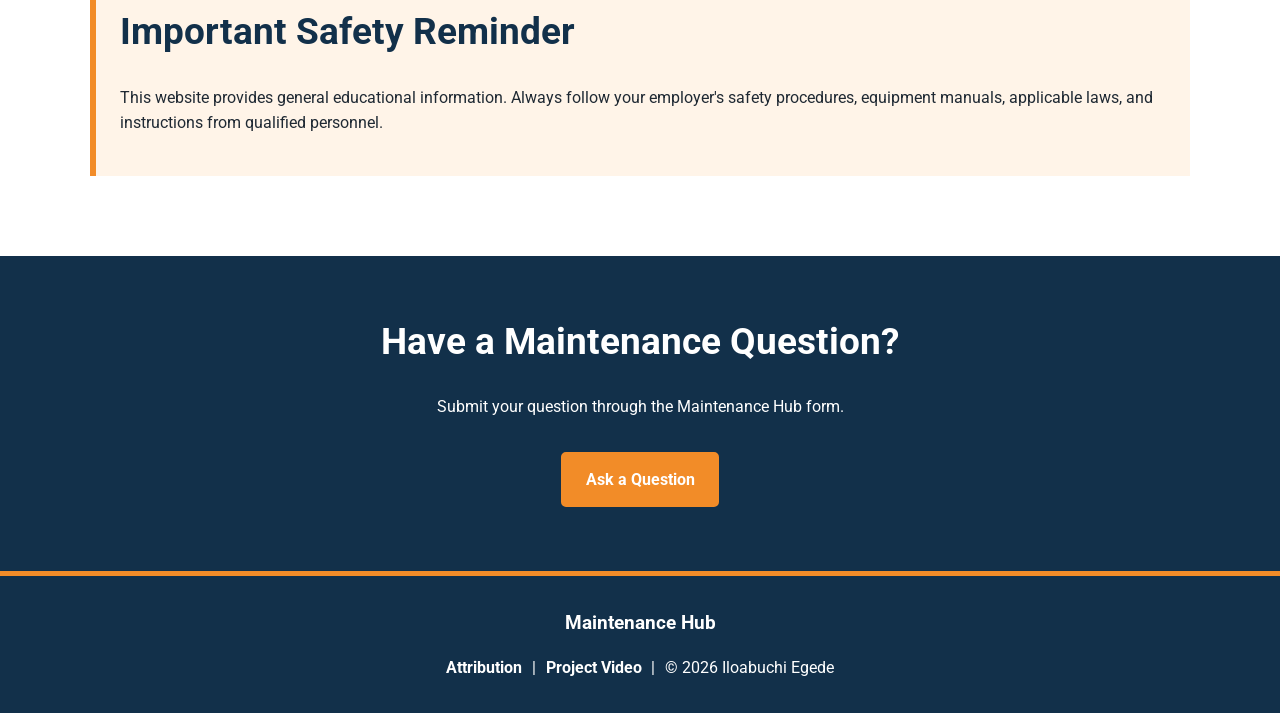
<file: final/safety.html>
<!DOCTYPE html>
<html lang="en">
<head>
    <meta charset="UTF-8">

    <meta
        name="viewport"
        content="width=device-width, initial-scale=1.0"
    >

    <meta
        name="description"
        content="Learn basic electrical, mechanical, PPE, and lockout/tagout safety practices for maintenance work."
    >

    <meta name="author" content="Iloabuchi Egede">

    <meta property="og:title" content="Maintenance Hub | Safety">
    <meta
        property="og:description"
        content="Practical safety information for maintenance work."
    >
    <meta property="og:type" content="website">
    <meta
        property="og:image"
        content="images/maintenance-hub.svg"
    >

    <title>Maintenance Hub | Safety</title>

    <link rel="icon" href="images/logo.svg">

    <link
        rel="preconnect"
        href="https://fonts.googleapis.com"
    >

    <link
        rel="preconnect"
        href="https://fonts.gstatic.com"
        crossorigin
    >

    <link
        href="https://fonts.googleapis.com/css2?family=Roboto:wght@400;500;700&display=swap"
        rel="stylesheet"
    >

    <link rel="stylesheet" href="styles/main.css">

    <script
        src="scripts/main.js"
        type="module"
        defer
    ></script>
</head>

<body>

<header class="site-header">
    <div class="container header-container">

        <a class="brand" href="index.html">
            <img
                src="images/logo.svg"
                alt="Maintenance Hub logo"
                width="50"
                height="50"
            >
            <span>Maintenance Hub</span>
        </a>

        <button
            class="menu-button"
            type="button"
            aria-label="Open navigation menu"
            aria-expanded="false"
            aria-controls="primary-navigation"
        >
            ☰
        </button>

        <nav
            class="primary-navigation"
            id="primary-navigation"
        >
            <a href="index.html">Home</a>
            <a href="equipment.html">Equipment</a>
            <a class="active" href="safety.html">Safety</a>
        </nav>

    </div>
</header>


<main>

    <section class="page-banner">
        <div class="container">

            <p class="eyebrow">
                Maintenance Safety
            </p>

            <h1>
                Safety
            </h1>

            <p>
                Safe maintenance begins with identifying hazards,
                controlling energy, and following established
                workplace procedures.
            </p>

        </div>
    </section>


    <section class="section">
        <div class="container">

            <div class="section-heading">

                <p class="eyebrow">
                    Before Maintenance
                </p>

                <h2>
                    Follow a Safe Process
                </h2>

            </div>


            <div class="safety-steps">

                <article class="safety-step">
                    <span>01</span>

                    <h3>
                        Identify Hazards
                    </h3>

                    <p>
                        Identify electrical, mechanical, thermal,
                        chemical, pressure, and other hazards.
                    </p>
                </article>


                <article class="safety-step">
                    <span>02</span>

                    <h3>
                        Stop Equipment
                    </h3>

                    <p>
                        Stop the equipment using the correct shutdown
                        procedure before beginning maintenance.
                    </p>
                </article>


                <article class="safety-step">
                    <span>03</span>

                    <h3>
                        Control Energy
                    </h3>

                    <p>
                        Isolate hazardous energy and follow applicable
                        lockout/tagout procedures.
                    </p>
                </article>


                <article class="safety-step">
                    <span>04</span>

                    <h3>
                        Verify
                    </h3>

                    <p>
                        Verify that hazardous energy has been controlled
                        before beginning work.
                    </p>
                </article>

            </div>

        </div>
    </section>


    <section class="section safety-dark">
        <div class="container">

            <div class="section-heading light-heading">

                <p class="eyebrow">
                    Safety Information
                </p>

                <h2>
                    Electrical and Mechanical Safety
                </h2>

            </div>


            <div class="safety-preview-grid">

                <article class="safety-card">

                    <h3>
                        Electrical Safety
                    </h3>

                    <p>
                        Electrical work can involve shock, arc flash,
                        burns, and unexpected energization.
                    </p>

                    <ul>
                        <li>Identify electrical hazards.</li>
                        <li>Isolate electrical energy.</li>
                        <li>Use appropriate PPE.</li>
                        <li>Verify isolation before work.</li>
                        <li>Follow approved procedures.</li>
                    </ul>

                </article>


                <article class="safety-card">

                    <h3>
                        Mechanical Safety
                    </h3>

                    <p>
                        Mechanical equipment can contain stored energy
                        and moving parts that can cause serious injury.
                    </p>

                    <ul>
                        <li>Identify moving parts.</li>
                        <li>Watch for pinch points.</li>
                        <li>Control stored energy.</li>
                        <li>Keep guards in place.</li>
                        <li>Follow equipment procedures.</li>
                    </ul>

                </article>

            </div>

        </div>
    </section>


    <section class="section">
        <div class="container">

            <div class="warning-box">

                <h2>
                    Important Safety Reminder
                </h2>

                <p>
                    This website provides general educational information.
                    Always follow your employer's safety procedures,
                    equipment manuals, applicable laws, and instructions
                    from qualified personnel.
                </p>

            </div>

        </div>
    </section>


    <section class="question-section">
        <div class="container question-content">

            <h2>
                Have a Maintenance Question?
            </h2>

            <p>
                Submit your question through the Maintenance Hub form.
            </p>

            <a
                class="button"
                href="thankyou.html"
            >
                Ask a Question
            </a>

        </div>
    </section>

</main>


<footer class="site-footer">
    <div class="container">

        <p class="footer-title">
            Maintenance Hub
        </p>

        <div class="footer-links">

            <a href="attributions.html">
                Attribution
            </a>

            <span>|</span>

            <a
                href="https://www.loom.com/share/e3a10deb2b96487cba5f96bada17e637"
                target="_blank"
                rel="noopener"
            >
                Project Video
            </a>

            <span>|</span>

            <span>
                © <span id="current-year"></span>
                Iloabuchi Egede
            </span>

        </div>

    </div>
</footer>

</body>
</html>
</file>
<file: styles/small.css>
/* =========================
   General Styles
   ========================= */

:root {
    --primary-color: #17324d;
    --secondary-color: #2f6690;
    --accent-color: #f4b942;
    --light-color: #f4f7f9;
    --dark-color: #17202a;
    --white-color: #ffffff;
    --border-color: #c9d2d9;
    --completed-color: #dcefe3;
    --completed-border: #3a7d44;
    --completed-text: #24552d;
}

* {
    box-sizing: border-box;
}

body {
    font-family: "Roboto", sans-serif;
    margin: 0;
    color: var(--dark-color);
    background-color: var(--light-color);
    line-height: 1.6;
}

img {
    max-width: 100%;
    height: auto;
    display: block;
}

a {
    color: inherit;
}

button {
    font-family: inherit;
}


/* =========================
   Header
   ========================= */

header {
    background-color: var(--primary-color);
    color: var(--white-color);
}

.site-header {
    display: flex;
    align-items: center;
    gap: 0.75rem;
    padding: 1rem;
}

.site-logo {
    display: block;
}

.site-logo img {
    width: 50px;
    height: 50px;
}

.site-name {
    font-size: 1.3rem;
    font-weight: 700;
    flex: 1;
}

#menu-button {
    background: transparent;
    border: none;
    color: var(--white-color);
    font-size: 2rem;
    cursor: pointer;
    padding: 0.25rem 0.5rem;
}


/* =========================
   Navigation
   ========================= */

nav {
    display: none;
}

nav.open {
    display: block;
}

nav ul {
    list-style: none;
    margin: 0;
    padding: 0;
}

nav li {
    border-top: 1px solid rgba(255, 255, 255, 0.2);
}

nav a {
    display: block;
    padding: 0.9rem 1rem;
    text-decoration: none;
    color: var(--white-color);
    font-weight: 500;
}

nav a:hover,
nav a:focus {
    background-color: var(--secondary-color);
}

nav a.active {
    background-color: var(--accent-color);
    color: var(--dark-color);
}


/* =========================
   Main Content
   ========================= */

main {
    max-width: 1200px;
    margin: 0 auto;
    padding: 1rem;
}

h1 {
    color: var(--primary-color);
    margin-top: 0;
}

section {
    background-color: var(--white-color);
    margin-bottom: 1rem;
    padding: 1rem;
    border-radius: 8px;
    box-shadow: 0 1px 4px rgba(0, 0, 0, 0.12);
}

section h2 {
    color: var(--primary-color);
    margin-top: 0;
}


/* =========================
   Profile Image
   ========================= */

section img {
    margin: 0 auto;
    border-radius: 8px;
}


/* =========================
   Course Filters
   ========================= */

.course-filters {
    display: flex;
    flex-direction: column;
    gap: 0.5rem;
    margin-bottom: 1rem;
}

.course-filters button {
    border: 1px solid var(--primary-color);
    border-radius: 5px;
    padding: 0.7rem 1rem;
    background-color: var(--white-color);
    color: var(--primary-color);
    font-weight: 700;
    cursor: pointer;
}

.course-filters button:hover,
.course-filters button:focus {
    background-color: var(--secondary-color);
    color: var(--white-color);
}

.credits {
    font-weight: 700;
    margin-bottom: 1rem;
}


/* =========================
   Course Cards
   ========================= */

#course-container {
    display: grid;
    grid-template-columns: 1fr;
    gap: 0.75rem;
}

.course-card {
    border: 1px solid var(--border-color);
    border-radius: 6px;
    padding: 1rem;
    background-color: var(--light-color);
    text-align: center;
}

.course-card h3 {
    margin-top: 0;
    color: var(--primary-color);
}

.course-card p {
    margin: 0.35rem 0;
}


/* Completed Courses */

.course-card.completed {
    background-color: var(--completed-color);
    border: 2px solid var(--completed-border);
}

.course-card.completed h3 {
    color: var(--completed-text);
}

.completion-status {
    font-weight: 700;
    text-transform: uppercase;
    letter-spacing: 0.05rem;
}


/* =========================
   Footer
   ========================= */

footer {
    background-color: var(--primary-color);
    color: var(--white-color);
    text-align: center;
    padding: 1.5rem 1rem;
    margin-top: 1rem;
}

.social-links {
    display: flex;
    justify-content: center;
    gap: 1rem;
    flex-wrap: wrap;
    margin-bottom: 1rem;
}

.social-links a {
    color: var(--white-color);
    font-weight: 700;
}

.social-links a:hover,
.social-links a:focus {
    color: var(--accent-color);
}

footer p {
    margin: 0.5rem 0;
}
</file>
<file: styles/large.css>
/* =========================
   Large Screen Layout
   ========================= */

@media screen and (min-width: 700px) {

    /* =========================
       Header
       ========================= */

    .site-header {
        max-width: 1200px;
        margin: 0 auto;
        padding: 1rem 2rem;
    }

    #menu-button {
        display: none;
    }


    /* =========================
       Navigation
       ========================= */

    nav {
        display: block;
        border-top: 1px solid rgba(255, 255, 255, 0.2);
    }

    nav ul {
        max-width: 1200px;
        margin: 0 auto;
        display: flex;
        justify-content: flex-end;
    }

    nav li {
        border-top: none;
    }

    nav a {
        padding: 1rem 1.5rem;
        transition: background-color 0.2s ease;
    }


    /* =========================
       Main Content
       ========================= */

    main {
        padding: 2rem;
        display: grid;

        grid-template-columns: 2fr 1fr;

        grid-template-areas:
            "heading heading"
            "about photo"
            "courses courses";

        gap: 1.5rem;
    }

    main > h1 {
        grid-area: heading;
        margin-bottom: 0;
    }

    main > section:first-of-type {
        grid-area: about;
    }

    main > section:nth-of-type(2) {
        grid-area: photo;
    }

    main > section:nth-of-type(3) {
        grid-area: courses;
    }

    section {
        margin-bottom: 0;
        padding: 1.5rem;
    }


    /* =========================
       Course Filters
       ========================= */

    .course-filters {
        flex-direction: row;
        justify-content: center;
        gap: 1rem;
    }

    .course-filters button {
        min-width: 130px;
    }


    /* =========================
       Course Cards
       ========================= */

    #course-container {
        grid-template-columns: repeat(3, 1fr);
        gap: 1rem;
    }

    .course-card {
        min-height: 140px;
        display: flex;
        flex-direction: column;
        justify-content: center;
    }


    /* =========================
       Footer
       ========================= */

    footer {
        padding: 2rem;
    }
}


/* =========================
   Extra Large Screens
   ========================= */

@media screen and (min-width: 1000px) {

    #course-container {
        grid-template-columns: repeat(3, 1fr);
    }

    .site-name {
        font-size: 1.5rem;
    }
}
</file>
<file: chamber/styles/small.css>
:root {
    --primary: #003366;
    --secondary: #D4A017;
    --background: #F5F7FA;
    --text: #1F2933;
    --white: #FFFFFF;
    --border: #D9E2EC;
    --shadow: 0 2px 8px rgba(0, 0, 0, 0.12);
    --max-width: 1200px;
}

body {
    font-family: "Roboto", Arial, sans-serif;
    background-color: var(--background);
    color: var(--text);
    line-height: 1.6;
}

.container {
    width: 92%;
    max-width: var(--max-width);
    margin: 0 auto;
}

/* =========================
   HEADER
========================= */

.site-header {
    background-color: var(--primary);
    color: var(--white);
}

.header-content {
    min-height: 76px;
    display: flex;
    align-items: center;
    justify-content: space-between;
    gap: 1rem;
    padding: 0.75rem 0;
}

.brand {
    display: flex;
    align-items: center;
    gap: 0.7rem;
    text-decoration: none;
    color: var(--white);
}

.brand img {
    width: 55px;
    height: 55px;
    object-fit: contain;
    border-radius: 50%;
}

.site-name {
    display: block;
    font-size: 1.2rem;
    font-weight: 700;
}

/* =========================
   MOBILE MENU BUTTON
========================= */

.menu-button {
    display: block;
    border: 2px solid var(--white);
    background: transparent;
    color: var(--white);
    font-size: 1.7rem;
    line-height: 1;
    padding: 0.35rem 0.6rem;
    border-radius: 4px;
}

/* =========================
   NAVIGATION
========================= */

.primary-nav {
    display: none;
    width: 100%;
}

.primary-nav.open {
    display: block;
}

.primary-nav ul {
    display: flex;
    flex-direction: column;
    width: 100%;
}

.primary-nav li {
    width: 100%;
}

.primary-nav a {
    display: block;
    width: 100%;
    padding: 0.75rem 1rem;
    color: var(--white);
    text-decoration: none;
    font-weight: 600;
    border-top: 1px solid rgba(255, 255, 255, 0.15);
}

.primary-nav a:hover,
.primary-nav a:focus {
    background-color: rgba(255, 255, 255, 0.12);
}

.primary-nav a.active {
    background-color: var(--secondary);
    color: var(--text);
}

/* =========================
   MAIN
========================= */

main {
    min-height: 60vh;
}

h1 {
    font-size: 2rem;
    color: var(--primary);
    line-height: 1.25;
}

h2 {
    font-size: 1.5rem;
    color: var(--primary);
    line-height: 1.25;
}

h3 {
    font-size: 1.2rem;
    color: var(--primary);
    line-height: 1.25;
}

/* =========================
   HERO
========================= */

.hero {
    min-height: 420px;
    display: flex;
    align-items: center;
    background-image:
        linear-gradient(
            rgba(0, 51, 102, 0.72),
            rgba(0, 51, 102, 0.72)
        ),
        url("../images/hero.webp");
    background-size: cover;
    background-position: center;
    color: var(--white);
}

.hero-content {
    width: 92%;
    max-width: 900px;
    margin: 0 auto;
    padding: 4rem 0;
    text-align: center;
}

.hero h1 {
    color: var(--white);
    font-size: 2.2rem;
    margin-bottom: 1rem;
}

.hero p {
    font-size: 1.1rem;
    margin-bottom: 1.5rem;
}

/* =========================
   BUTTONS
========================= */

.cta-button,
.submit-button {
    display: inline-block;
    border: none;
    background-color: var(--secondary);
    color: var(--text);
    padding: 0.8rem 1.3rem;
    border-radius: 5px;
    font-weight: 700;
    text-decoration: none;
    cursor: pointer;
}

.cta-button:hover,
.cta-button:focus,
.submit-button:hover,
.submit-button:focus {
    opacity: 0.85;
}

/* =========================
   GENERAL SECTIONS
========================= */

.home-section,
.discover-section,
.directory-section,
.join-section,
.thank-you-section {
    padding: 2.5rem 0;
}

.home-section h2,
.discover-section h1,
.directory-section h1 {
    margin-bottom: 1.5rem;
}

.page-header {
    background-color: var(--white);
    padding: 2.5rem 0;
    text-align: center;
    border-bottom: 1px solid var(--border);
}

.page-header h1 {
    margin-bottom: 0.75rem;
}

.page-header p {
    max-width: 700px;
    margin: 0 auto;
}

/* =========================
   EVENTS
========================= */

.events-grid {
    display: grid;
    grid-template-columns: 1fr;
    gap: 1rem;
}

.event-card {
    background-color: var(--white);
    padding: 1.25rem;
    border-radius: 8px;
    box-shadow: var(--shadow);
    border-left: 4px solid var(--secondary);
}

.event-card h3 {
    margin-bottom: 0.6rem;
}

/* =========================
   WEATHER
========================= */

.weather-card {
    background-color: var(--white);
    padding: 1.5rem;
    border-radius: 8px;
    box-shadow: var(--shadow);
}

.weather-current {
    display: flex;
    align-items: center;
    gap: 1rem;
    margin-bottom: 1rem;
}

.weather-current img {
    width: 80px;
    height: 80px;
    object-fit: contain;
}

.temperature {
    font-size: 2rem;
    font-weight: 700;
    color: var(--primary);
}

.weather-details p {
    margin-bottom: 0.4rem;
}

.forecast {
    margin-top: 2rem;
}

.forecast h3 {
    margin-bottom: 1rem;
}

#forecastContainer {
    display: grid;
    grid-template-columns: 1fr;
    gap: 1rem;
}

/* =========================
   SPOTLIGHT
========================= */

.spotlight-grid {
    display: grid;
    grid-template-columns: 1fr;
    gap: 1rem;
}

.spotlight-card {
    background-color: var(--white);
    padding: 1.25rem;
    border-radius: 8px;
    box-shadow: var(--shadow);
}

/* =========================
   DISCOVER
========================= */

.visitor-message {
    background-color: var(--white);
    padding: 1rem;
    margin-bottom: 1.5rem;
    border-left: 4px solid var(--secondary);
    box-shadow: var(--shadow);
}

.discover-grid {
    display: grid;
    grid-template-columns: 1fr;
    gap: 1.5rem;
}

.discover-card {
    background-color: var(--white);
    border-radius: 8px;
    overflow: hidden;
    box-shadow: var(--shadow);
}

.discover-card img {
    width: 100%;
    height: auto;
    aspect-ratio: 16 / 10;
    object-fit: cover;
}

.discover-card-content {
    padding: 1.25rem;
}

.discover-card-content h2 {
    margin-bottom: 0.75rem;
}

.learn-more {
    display: inline-block;
    margin-top: 1rem;
    padding: 0.6rem 1rem;
    background-color: var(--primary);
    color: var(--white);
    border: none;
    border-radius: 4px;
    text-decoration: none;
    cursor: pointer;
}

.learn-more:hover,
.learn-more:focus {
    background-color: var(--secondary);
    color: var(--text);
}

/* =========================
   DIRECTORY
========================= */

.directory-controls {
    display: flex;
    justify-content: center;
    gap: 0.75rem;
    margin-bottom: 1.5rem;
}

.view-button {
    border: 2px solid var(--primary);
    background-color: var(--white);
    color: var(--primary);
    padding: 0.6rem 1rem;
    border-radius: 5px;
    font-weight: 700;
    cursor: pointer;
}

.view-button.active,
.view-button:hover,
.view-button:focus {
    background-color: var(--primary);
    color: var(--white);
}

.member-grid {
    display: grid;
    grid-template-columns: 1fr;
    gap: 1.25rem;
}

.member-card {
    background-color: var(--white);
    padding: 1.25rem;
    border-radius: 8px;
    box-shadow: var(--shadow);
}

.member-logo {
    width: 100%;
    height: auto;
    object-fit: cover;
    margin-bottom: 1rem;
}

.member-info h3 {
    margin-bottom: 0.75rem;
}

.member-info p {
    margin-bottom: 0.5rem;
}

.member-label {
    font-weight: 700;
}

.membership {
    display: inline-block;
    padding: 0.25rem 0.6rem;
    margin-top: 0.5rem;
    border-radius: 4px;
    font-size: 0.85rem;
    font-weight: 700;
}

.membership-gold {
    background-color: #FFD700;
    color: #333;
}

.membership-silver {
    background-color: #C0C0C0;
    color: #333;
}

.membership-member {
    background-color: #E5E7EB;
    color: #333;
}

.website-link {
    display: inline-block;
    margin-top: 0.75rem;
    color: var(--primary);
    font-weight: 700;
}

.member-list {
    display: flex;
    flex-direction: column;
    gap: 0.5rem;
}

.member-list .member-card {
    display: block;
    border-radius: 0;
    box-shadow: none;
    border-bottom: 1px solid var(--border);
}

.member-list .member-logo {
    display: none;
}

.member-list .member-info {
    display: block;
}

/* MEMBERSHIP CARD ANIMATION */
@keyframes membershipCardEntrance {
    from {
        opacity: 0;
        transform: translateY(20px);
    }

    to {
        opacity: 1;
        transform: translateY(0);
    }
}

/* =========================
   JOIN
========================= */

.join-layout {
    display: grid;
    grid-template-columns: 1fr;
    gap: 2rem;
}

.membership-form,
.membership-levels {
    background-color: var(--white);
    padding: 1.5rem;
    border-radius: 8px;
    box-shadow: var(--shadow);
}

.membership-form h2,
.membership-levels h2 {
    margin-bottom: 1.5rem;
}

.membership-form label {
    display: block;
    margin-bottom: 1rem;
    font-weight: 700;
}

.membership-form input,
.membership-form select,
.membership-form textarea {
    display: block;
    width: 100%;
    margin-top: 0.35rem;
    padding: 0.7rem;
    border: 1px solid #9FB3C8;
    border-radius: 4px;
    background-color: var(--white);
    color: var(--text);
}

.membership-form textarea {
    resize: vertical;
}

.membership-form input:focus,
.membership-form select:focus,
.membership-form textarea:focus {
    outline: 2px solid var(--secondary);
}

.submit-button {
    width: 100%;
    margin-top: 0.5rem;
}

.membership-card {
    display: block;
    border: 1px solid var(--border);
    border-top: 4px solid var(--secondary);
    padding: 1rem;
    margin-bottom: 1rem;
    border-radius: 6px;
    animation: membershipCardEntrance 0.6s ease-out;
}

.membership-card h3 {
    margin-bottom: 0.5rem;
}

/* =========================
   DIALOGS
========================= */

dialog {
    width: 90%;
    max-width: 500px;
    padding: 2rem;
    border: none;
    border-radius: 8px;
    box-shadow: 0 5px 25px rgba(0, 0, 0, 0.3);
}

dialog::backdrop {
    background-color: rgba(0, 0, 0, 0.55);
}

dialog h2 {
    margin-bottom: 1rem;
}

.close-modal {
    margin-top: 1.5rem;
    padding: 0.6rem 1rem;
    border: none;
    background-color: var(--primary);
    color: var(--white);
    border-radius: 4px;
}

/* =========================
   THANK YOU
========================= */

.thank-you-section {
    display: flex;
    justify-content: center;
}

.thank-you-card {
    width: 100%;
    max-width: 700px;
    background-color: var(--white);
    padding: 2rem;
    border-radius: 8px;
    box-shadow: var(--shadow);
}

.thank-you-card h2 {
    margin-bottom: 1rem;
}

.application-summary {
    margin: 1.5rem 0;
    padding: 1rem;
    background-color: var(--background);
    border-left: 4px solid var(--secondary);
}

.application-summary p {
    margin-bottom: 0.5rem;
}

/* =========================
   FOOTER
========================= */

.site-footer {
    background-color: var(--primary);
    color: var(--white);
    margin-top: 2rem;
    padding: 2rem 0 1rem;
}

.site-footer h2 {
    color: var(--white);
    margin-bottom: 0.75rem;
}

.site-footer a {
    color: var(--white);
}

.footer-content {
    display: grid;
    grid-template-columns: 1fr;
    gap: 1.5rem;
}

.footer-bottom {
    margin-top: 1.5rem;
    padding-top: 1rem;
    border-top: 1px solid rgba(255, 255, 255, 0.25);
}

.footer-bottom p {
    margin-bottom: 0.4rem;
}

/* =========================
   ERROR
========================= */

.error-message {
    background-color: #FFF4F4;
    border-left: 4px solid #B91C1C;
    padding: 1rem;
    color: #7F1D1D;
}

/* =========================
   SOCIAL MEDIA
========================= */

.footer-social h2 {
    margin-bottom: 0.75rem;
}

.social-links {
    display: flex;
    flex-wrap: wrap;
    gap: 0.6rem;
}

.social-links a {
    display: inline-block;
    padding: 0.5rem 0.75rem;
    border: 1px solid rgba(255, 255, 255, 0.5);
    border-radius: 4px;
    text-decoration: none;
    font-weight: 600;
}

.social-links a:hover,
.social-links a:focus {
    background-color: var(--secondary);
    color: var(--text);
}
</file>
<file: chamber/styles/large.css>
@media screen and (min-width: 768px) {

    /* =========================
       HEADER
    ========================= */

    .header-content {
        flex-wrap: nowrap;
        min-height: 85px;
    }

    .brand img {
        border-radius: 50%;
        width: 100px;
        height: auto;
    }

    .menu-button {
        display: none;
    }

    .primary-nav {
        display: block;
        width: auto;
        margin-left: auto;
    }

    .primary-nav ul {
        flex-direction: row;
        align-items: center;
        width: auto;
        gap: 0.25rem;
    }

    .primary-nav li {
        width: auto;
    }

    .primary-nav a {
        width: auto;
        padding: 0.65rem 0.9rem;
        border-top: none;
        border-radius: 4px;
    }

    .primary-nav a:hover,
    .primary-nav a:focus {
        background-color: rgba(255, 255, 255, 0.15);
    }

    .primary-nav a.active {
        background-color: var(--secondary);
        color: var(--text);
    }

    /* =========================
       TYPOGRAPHY
    ========================= */

    h1 {
        font-size: 2.5rem;
    }

    h2 {
        font-size: 1.8rem;
    }

    /* =========================
       HERO
    ========================= */

    .hero {
        min-height: 520px;
    }

    .hero-content {
        padding: 6rem 0;
    }

    .hero h1 {
        font-size: 3rem;
    }

    .hero p {
        font-size: 1.25rem;
    }

    /* =========================
       EVENTS
    ========================= */

    .events-grid {
        grid-template-columns: repeat(3, 1fr);
    }

    /* =========================
       WEATHER
    ========================= */

    .weather-card {
        display: flex;
        justify-content: space-between;
        align-items: center;
        gap: 2rem;
    }

    .weather-current {
        margin-bottom: 0;
    }

    #forecastContainer {
        grid-template-columns: repeat(3, 1fr);
    }

    /* =========================
       SPOTLIGHT
    ========================= */

    .spotlight-grid {
        grid-template-columns: repeat(3, 1fr);
    }

    /* =========================
       DISCOVER
    ========================= */

    .discover-grid {
        grid-template-columns: repeat(2, 1fr);
    }

    .discover-card {
        display: grid;
        grid-template-columns: 1fr 1fr;
        min-height: 260px;
    }

    .discover-card img {
        height: 100%;
        min-height: auto;
    }

    .discover-card-content {
        display: flex;
        flex-direction: column;
        justify-content: center;
    }

    /* =========================
       DIRECTORY
    ========================= */

    .member-grid {
        grid-template-columns: repeat(3, 1fr);
    }

    .member-list {
        display: flex;
        flex-direction: column;
    }

    .member-list .member-card {
        display: grid;
        grid-template-columns: 180px 1fr;
        gap: 1.5rem;
        align-items: center;
        padding: 1rem;
    }

    .member-list .member-logo {
        display: block;
        width: 180px;
        height: 100px;
        margin: 0;
    }

    /* =========================
       JOIN
    ========================= */

    .join-layout {
        grid-template-columns: minmax(0, 1.4fr) minmax(300px, 0.8fr);
        align-items: start;
    }

    .membership-form,
    .membership-levels {
        padding: 2rem;
    }

    /* =========================
       THANK YOU
    ========================= */

    .thank-you-card {
        padding: 3rem;
    }

    /* =========================
       FOOTER
    ========================= */

    .footer-content {
        grid-template-columns: 2fr 1fr 1fr;
        align-items: start;
    }

    .footer-bottom {
        display: flex;
        justify-content: space-between;
        gap: 1rem;
        flex-wrap: wrap;
    }
}

/* =========================
   LARGE DESKTOP
========================= */

@media screen and (min-width: 1100px) {

    .discover-grid {
        grid-template-columns: repeat(2, 1fr);
    }

    .member-grid {
        grid-template-columns: repeat(4, 1fr);
    }

    .hero h1 {
        font-size: 3.4rem;
    }
}
</file>
<file: final/styles/main.css>
:root {
    --navy: #12304A;
    --orange: #F28C28;
    --light-gray: #F4F6F8;
    --dark-gray: #1F2933;
    --white: #FFFFFF;
    --border: #D5DCE2;
    --max-width: 1100px;
}


/* =========================
   RESET
========================= */

* {
    box-sizing: border-box;
}


html {
    scroll-behavior: smooth;
}


body {
    margin: 0;
    font-family: "Roboto", Arial, sans-serif;
    color: var(--dark-gray);
    background-color: var(--white);
    line-height: 1.6;
}


img {
    display: block;
    max-width: 100%;
}


button,
input,
select,
textarea {
    font: inherit;
}


button {
    cursor: pointer;
}


a {
    color: var(--navy);
}


/* =========================
   GENERAL
========================= */

.container {
    width: min(
        calc(100% - 2rem),
        var(--max-width)
    );

    margin: 0 auto;
}


.section {
    padding: 4rem 0;
}


.section-heading {
    max-width: 700px;
    margin: 0 auto 2rem;
    text-align: center;
}


.section-heading h2 {
    margin: 0 0 1rem;
}


.section-heading p {
    margin-top: 0;
}


.eyebrow {
    margin: 0 0 0.5rem;
    color: var(--orange);
    font-weight: 700;
    text-transform: uppercase;
    letter-spacing: 0.08em;
    font-size: 0.85rem;
}


h1,
h2,
h3 {
    color: var(--navy);
    line-height: 1.2;
}


h1 {
    font-size: clamp(2rem, 6vw, 3.5rem);
}


h2 {
    font-size: clamp(1.6rem, 4vw, 2.3rem);
}


h3 {
    font-size: 1.25rem;
}


/* =========================
   HEADER
========================= */

.site-header {
    position: relative;
    background-color: var(--navy);
    color: var(--white);
}


.header-container {
    min-height: 75px;

    display: flex;
    align-items: center;
    justify-content: space-between;
    gap: 1rem;
}


.brand {
    display: flex;
    align-items: center;
    gap: 0.6rem;

    color: var(--white);
    text-decoration: none;
    font-weight: 700;
    font-size: 1.15rem;
}


.brand img {
    width: 50px;
    height: 50px;
}


.menu-button {
    border: 0;
    background: transparent;
    color: var(--white);
    font-size: 2rem;
    padding: 0.25rem 0.5rem;
}


.primary-navigation {
    position: absolute;
    top: 75px;
    left: 0;
    right: 0;

    display: none;

    flex-direction: column;

    background-color: var(--navy);

    z-index: 20;
}


.primary-navigation.open {
    display: flex;
}


.primary-navigation a {
    padding: 1rem;
    color: var(--white);
    text-decoration: none;
    text-align: center;
    font-weight: 700;
}


.primary-navigation a:hover,
.primary-navigation a.active {
    color: var(--orange);
}


/* =========================
   HERO
========================= */

.hero {
    background-color: var(--light-gray);
    padding: 4rem 0;
}


.hero-content {
    display: grid;
    gap: 2rem;
    align-items: center;
}


.hero-text h1 {
    margin: 0 0 1rem;
}


.hero-text > p:not(.eyebrow) {
    max-width: 650px;
    font-size: 1.05rem;
}


.hero-image {
    display: flex;
    justify-content: center;
}


.hero-image img {
    width: 100%;
    max-width: 500px;
}


/* =========================
   BUTTONS
========================= */

.button {
    display: inline-block;

    padding: 0.8rem 1.4rem;

    background-color: var(--orange);
    color: var(--white);

    border: 2px solid var(--orange);
    border-radius: 5px;

    text-decoration: none;
    font-weight: 700;

    transition:
        background-color 0.2s ease,
        color 0.2s ease;
}


.button:hover {
    background-color: var(--navy);
    border-color: var(--navy);
}


.button-secondary {
    background-color: var(--navy);
    border-color: var(--navy);
}


.button-secondary:hover {
    background-color: var(--orange);
    border-color: var(--orange);
}


.button-small {
    padding: 0.5rem 0.9rem;
    font-size: 0.9rem;
}


/* =========================
   TROUBLESHOOTING RESOURCES
========================= */

.resource-grid {
    display: grid;
    gap: 1.5rem;
}


.resource-card {
    border: 1px solid var(--border);
    border-top: 5px solid var(--orange);

    padding: 1.5rem;

    background-color: var(--white);

    box-shadow:
        0 3px 10px rgba(18, 48, 74, 0.08);
}


.card-number {
    color: var(--orange);
    font-weight: 700;
    font-size: 1.5rem;
}


.resource-card h3 {
    margin-top: 0.5rem;
}


.resource-card a {
    font-weight: 700;
}


/* =========================
   EQUIPMENT PREVIEW
========================= */

.equipment-preview {
    background-color: var(--light-gray);
}


.equipment-preview-grid {
    display: grid;
    gap: 1.5rem;
}


.equipment-preview-card {
    padding: 1.5rem;

    background-color: var(--white);

    border: 1px solid var(--border);

    box-shadow:
        0 3px 10px rgba(18, 48, 74, 0.08);
}


.equipment-icon {
    display: flex;
    align-items: center;
    justify-content: center;

    width: 55px;
    height: 55px;

    margin-bottom: 1rem;

    border-radius: 50%;

    background-color: var(--orange);
    color: var(--white);

    font-size: 1.7rem;
}


.equipment-preview-card h3 {
    margin-top: 0;
}


.text-link {
    font-weight: 700;
}


.center-link {
    margin-top: 2rem;
    text-align: center;
}


/* =========================
   SAFETY PREVIEW
========================= */

.safety-preview-grid {
    display: grid;
    gap: 1.5rem;
}


.safety-preview-card {
    padding: 1.5rem;

    border-left: 5px solid var(--orange);

    background-color: var(--light-gray);
}


.safety-preview-card h3 {
    margin-top: 0;
}


.safety-preview-card a {
    font-weight: 700;
}


/* =========================
   QUESTION / FORM
========================= */

.question-section {
    padding: 4rem 0;
    background-color: var(--navy);
    color: var(--white);
}


.question-content {
    text-align: center;
}


.question-content h2 {
    color: var(--white);
    margin-top: 0;
}


.question-content > p {
    max-width: 650px;
    margin: 0 auto 2rem;
}


.question-form {
    max-width: 700px;
    margin: 2rem auto 0;

    padding: 2rem;

    background-color: var(--white);

    color: var(--dark-gray);

    border-radius: 8px;

    text-align: left;
}


.form-group {
    margin-bottom: 1.25rem;
}


.form-group label {
    display: block;
    margin-bottom: 0.4rem;

    font-weight: 700;
}


.form-group input,
.form-group select,
.form-group textarea {
    width: 100%;

    padding: 0.75rem;

    border: 1px solid var(--border);
    border-radius: 4px;

    background-color: var(--white);
    color: var(--dark-gray);
}


.form-group textarea {
    resize: vertical;
}


.form-group input:focus,
.form-group select:focus,
.form-group textarea:focus {
    outline: 3px solid rgba(242, 140, 40, 0.35);
    border-color: var(--orange);
}


/* =========================
   PAGE BANNER
========================= */

.page-banner {
    padding: 3.5rem 0;

    background-color: var(--light-gray);

    border-bottom: 5px solid var(--orange);
}


.page-banner h1 {
    margin: 0 0 1rem;
}


.page-banner p:last-child {
    max-width: 700px;
}


/* =========================
   EQUIPMENT CONTROLS
========================= */

.equipment-controls {
    display: grid;
    gap: 1rem;

    margin-bottom: 1.5rem;
}


.saved-bar {
    display: flex;

    justify-content: space-between;
    align-items: center;

    gap: 1rem;

    margin-bottom: 2rem;

    padding: 1rem;

    background-color: var(--light-gray);

    border-left: 5px solid var(--orange);
}


.saved-bar p {
    margin: 0;
}


.equipment-grid {
    display: grid;
    gap: 1.5rem;
}


.equipment-card {
    padding: 1.5rem;

    background-color: var(--white);

    border: 1px solid var(--border);

    box-shadow:
        0 3px 10px rgba(18, 48, 74, 0.08);
}


.equipment-card-top {
    display: flex;

    justify-content: space-between;
    align-items: flex-start;

    gap: 1rem;
}


.equipment-category {
    display: inline-block;

    padding: 0.3rem 0.6rem;

    background-color: var(--light-gray);

    color: var(--navy);

    font-size: 0.85rem;
    font-weight: 700;
}


.equipment-card h2 {
    margin-bottom: 0.5rem;
}


.equipment-problem {
    margin: 1rem 0;
    padding: 1rem;

    background-color: var(--light-gray);
}


.equipment-problem p {
    margin-bottom: 0;
}


.save-button {
    padding: 0.4rem 0.6rem;

    border: 1px solid var(--orange);

    background-color: var(--white);

    color: var(--navy);

    font-weight: 700;
}


.save-button:hover,
.save-button.saved {
    background-color: var(--orange);
    color: var(--white);
}


/* =========================
   MODAL
========================= */

dialog {
    width: min(
        calc(100% - 2rem),
        650px
    );

    border: 0;
    border-radius: 8px;

    padding: 0;

    box-shadow:
        0 10px 40px rgba(0, 0, 0, 0.3);
}


dialog::backdrop {
    background-color: rgba(18, 48, 74, 0.8);
}


.modal-content {
    position: relative;

    padding: 2rem;
}


.modal-close {
    position: absolute;

    top: 0.75rem;
    right: 0.75rem;

    width: 40px;
    height: 40px;

    border: 0;
    border-radius: 50%;

    background-color: var(--navy);
    color: var(--white);

    font-size: 1.5rem;
}


.modal-close:hover {
    background-color: var(--orange);
}


.modal-content h2 {
    padding-right: 3rem;
}


/* =========================
   SAFETY PAGE
========================= */

.safety-steps {
    display: grid;
    gap: 1.5rem;
}


.safety-step {
    padding: 1.5rem;

    border: 1px solid var(--border);

    background-color: var(--white);
}


.safety-step > span {
    color: var(--orange);
    font-size: 1.5rem;
    font-weight: 700;
}


.safety-step h3 {
    margin-bottom: 0.5rem;
}


.safety-dark {
    background-color: var(--navy);
}


.light-heading h2,
.light-heading p:not(.eyebrow) {
    color: var(--white);
}


.safety-card {
    padding: 1.5rem;

    background-color: var(--white);
}


.safety-card h3 {
    margin-top: 0;
}


.safety-card li {
    margin-bottom: 0.5rem;
}


.warning-box {
    padding: 1.5rem;

    border-left: 6px solid var(--orange);

    background-color: #FFF4E8;
}


.warning-box h2 {
    margin-top: 0;
}


/* =========================
   CONFIRMATION
========================= */

.confirmation-section {
    min-height: 65vh;

    display: grid;
    place-items: center;

    padding: 4rem 0;

    background-color: var(--light-gray);
}


.confirmation-card {
    max-width: 700px;

    padding: 2rem;

    background-color: var(--white);

    border-top: 6px solid var(--orange);

    box-shadow:
        0 4px 15px rgba(18, 48, 74, 0.1);

    text-align: center;
}


.confirmation-card h1 {
    margin-top: 0;
}


.submission-summary {
    margin: 2rem 0;

    padding: 1.5rem;

    background-color: var(--light-gray);

    text-align: left;
}


/* =========================
   ATTRIBUTIONS
========================= */

.attribution-content {
    max-width: 800px;
}


.attribution-content h2 {
    margin-top: 2rem;
}


.attribution-content h2:first-child {
    margin-top: 0;
}


/* =========================
   FOOTER
========================= */

.site-footer {
    padding: 2rem 0;

    background-color: var(--navy);

    color: var(--white);

    border-top: 5px solid var(--orange);

    text-align: center;
}


.footer-title {
    margin: 0 0 1rem;

    font-weight: 700;
    font-size: 1.2rem;
}


.footer-links {
    display: flex;

    justify-content: center;
    align-items: center;

    flex-wrap: wrap;

    gap: 0.6rem;
}


.footer-links a {
    color: var(--white);

    font-weight: 700;

    text-decoration: none;
}


.footer-links a:hover {
    color: var(--orange);
}


/* =========================
   STATES
========================= */

.loading-message,
.error-message,
.empty-state {
    grid-column: 1 / -1;

    padding: 2rem;

    background-color: var(--light-gray);

    text-align: center;
}


.error-message {
    border-left: 5px solid #B42318;
}


/* =========================
   TABLET
========================= */

@media (min-width: 600px) {

    .resource-grid {
        grid-template-columns:
            repeat(3, 1fr);
    }


    .equipment-preview-grid {
        grid-template-columns:
            repeat(2, 1fr);
    }


    .safety-preview-grid {
        grid-template-columns:
            repeat(2, 1fr);
    }


    .safety-steps {
        grid-template-columns:
            repeat(2, 1fr);
    }


    .equipment-controls {
        grid-template-columns:
            2fr 1fr;
    }


    .equipment-grid {
        grid-template-columns:
            repeat(2, 1fr);
    }
}


/* =========================
   DESKTOP
========================= */

@media (min-width: 900px) {

    .menu-button {
        display: none;
    }


    .primary-navigation {
        position: static;

        display: flex;

        flex-direction: row;

        background-color: transparent;
    }


    .primary-navigation a {
        padding: 0.5rem 0.75rem;
    }


    .hero {
        padding: 5rem 0;
    }


    .hero-content {
        grid-template-columns:
            1.2fr 0.8fr;
    }


    .equipment-grid {
        grid-template-columns:
            repeat(3, 1fr);
    }


    .safety-steps {
        grid-template-columns:
            repeat(4, 1fr);
    }


    .section {
        padding: 5rem 0;
    }
}
</file>
<file: siteplan/styles/siteplan.css>
/* ================================
   Maintenance Hub Site Plan
   WDD 231
   ================================ */


/* ---------- COLOR VARIABLES ---------- */

:root {
    --navy: #12304A;
    --orange: #F28C28;
    --light-gray: #F4F6F8;
    --dark-gray: #1F2933;
    --white: #FFFFFF;
}


/* ---------- GENERAL RESET ---------- */

* {
    box-sizing: border-box;
}

html {
    scroll-behavior: smooth;
}

body {
    margin: 0;
    font-family: "Roboto", Arial, sans-serif;
    background-color: var(--light-gray);
    color: var(--dark-gray);
    line-height: 1.6;
}


/* ---------- GENERAL CONTAINER ---------- */

.container {
    width: 92%;
    max-width: 1000px;
    margin: 0 auto;
}


/* ---------- HEADER ---------- */

.site-header {
    background-color: var(--navy);
    color: var(--white);
    padding: 2rem 0;
    border-bottom: 6px solid var(--orange);
}

.course-label {
    margin: 0 0 0.5rem;
    color: var(--orange);
    font-size: 0.95rem;
    font-weight: 700;
    letter-spacing: 0.05em;
}

.site-header h1 {
    margin: 0;
    font-size: 2.5rem;
    line-height: 1.2;
}

.subtitle {
    margin: 0.5rem 0 0;
    font-size: 1.1rem;
}


/* ---------- MAIN CONTENT ---------- */

main {
    padding: 2rem 0;
}


/* ---------- SECTIONS ---------- */

.plan-section {
    background-color: var(--white);
    margin-bottom: 2rem;
    padding: 1.5rem;
    border-left: 6px solid var(--navy);
    border-radius: 6px;
}

.plan-section h2 {
    margin-top: 0;
    margin-bottom: 1rem;
    color: var(--navy);
    font-size: 1.6rem;
    border-bottom: 3px solid var(--orange);
    padding-bottom: 0.5rem;
}

.plan-section h3 {
    color: var(--navy);
    margin-top: 1.25rem;
}

.plan-section p {
    margin-bottom: 1rem;
}


/* ---------- LISTS ---------- */

.plan-section ul,
.plan-section ol {
    padding-left: 1.5rem;
}

.plan-section li {
    margin-bottom: 0.75rem;
}


/* ---------- COLOR SCHEME ---------- */

.color-grid {
    display: grid;
    grid-template-columns: 1fr;
    gap: 1rem;
    margin-top: 1.5rem;
}

.color-card {
    border: 2px solid var(--navy);
    border-radius: 6px;
    overflow: hidden;
    background-color: var(--white);
}

.color-swatch {
    height: 70px;
    border-bottom: 3px solid var(--navy);
}

.color-card h3 {
    margin: 1rem 1rem 0.5rem;
}

.color-card p {
    margin: 0 1rem 1rem;
}


/* Individual color swatches */

.navy {
    background-color: var(--navy);
}

.orange {
    background-color: var(--orange);
}

.background {
    background-color: var(--light-gray);
}

.text {
    background-color: var(--dark-gray);
}

.white {
    background-color: var(--white);
}


/* ---------- TYPOGRAPHY ---------- */

.typography-example {
    border: 2px solid var(--navy);
    padding: 1.5rem;
    border-radius: 6px;
}

.typography-example h3 {
    font-size: 2rem;
    margin-top: 0;
    color: var(--navy);
}

.font-demo {
    background-color: var(--navy);
    color: var(--white);
    padding: 1rem;
    border-left: 6px solid var(--orange);
    font-size: 1.1rem;
    font-weight: 500;
}


/* ---------- WIREFRAME ---------- */

.wireframe-box {
    min-height: 220px;
    margin: 1rem 0 2rem;
    padding: 2rem;
    border: 3px solid var(--navy);
    background-color: var(--white);
    display: flex;
    flex-direction: column;
    justify-content: center;
    align-items: center;
    text-align: center;
}

.wireframe-box p:first-child {
    margin: 0 0 0.5rem;
    color: var(--navy);
    font-size: 1.25rem;
    font-weight: 700;
}

.wireframe-box p:last-child {
    margin: 0;
}


/*wireframe images */

.wireframe-box img {
    display: block;
    width: 100%;
    max-width: 800px;
    height: auto;
}


/* ---------- FOOTER ---------- */

.site-footer {
    background-color: var(--navy);
    color: var(--white);
    padding: 1.5rem 0;
    border-top: 6px solid var(--orange);
    text-align: center;
}

.site-footer p {
    margin: 0.25rem 0;
}


/* ---------- TABLET / DESKTOP ---------- */

@media screen and (min-width: 600px) {

    .site-header h1 {
        font-size: 3rem;
    }

    .plan-section {
        padding: 2rem;
    }

    .color-grid {
        grid-template-columns: repeat(2, 1fr);
    }

}


/* ---------- LARGE DESKTOP ---------- */

@media screen and (min-width: 900px) {

    .container {
        width: 90%;
    }

    .color-grid {
        grid-template-columns: repeat(3, 1fr);
    }

    .plan-section {
        padding: 2.25rem;
    }

}
</file>
